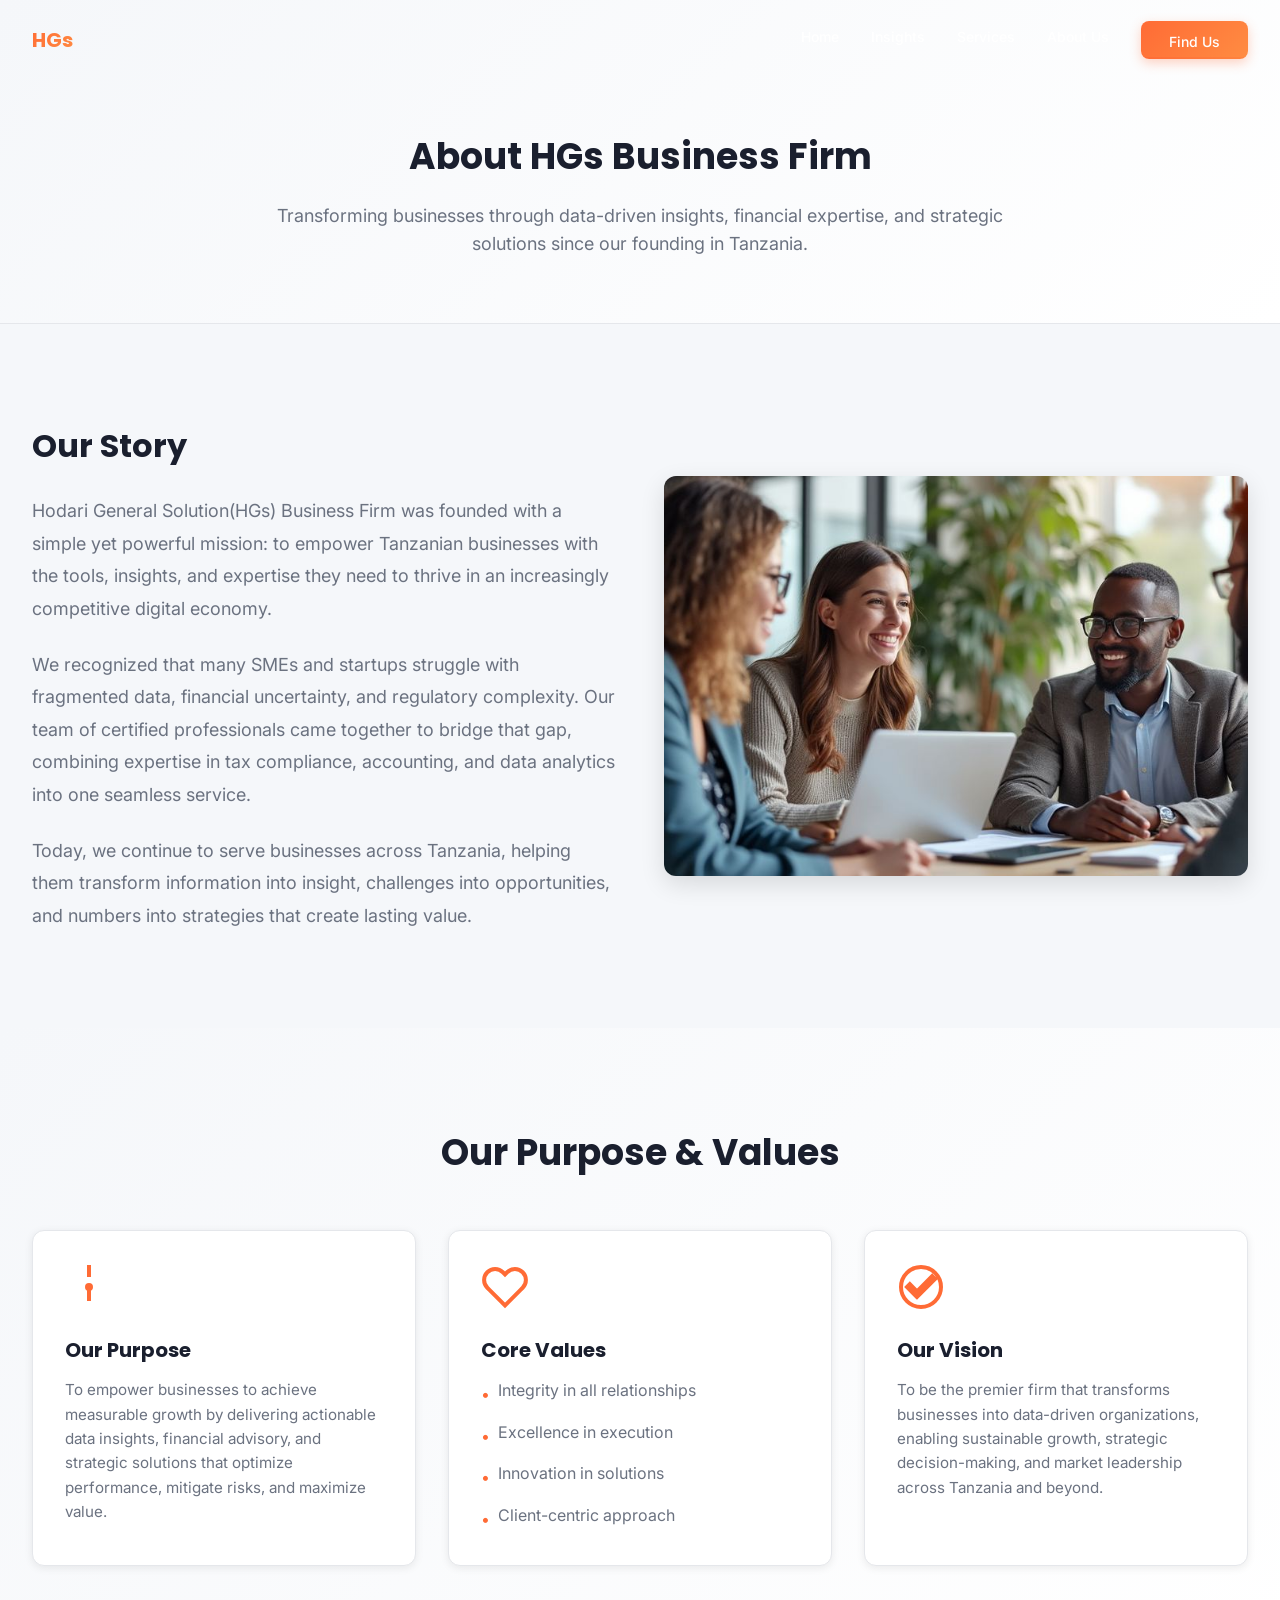
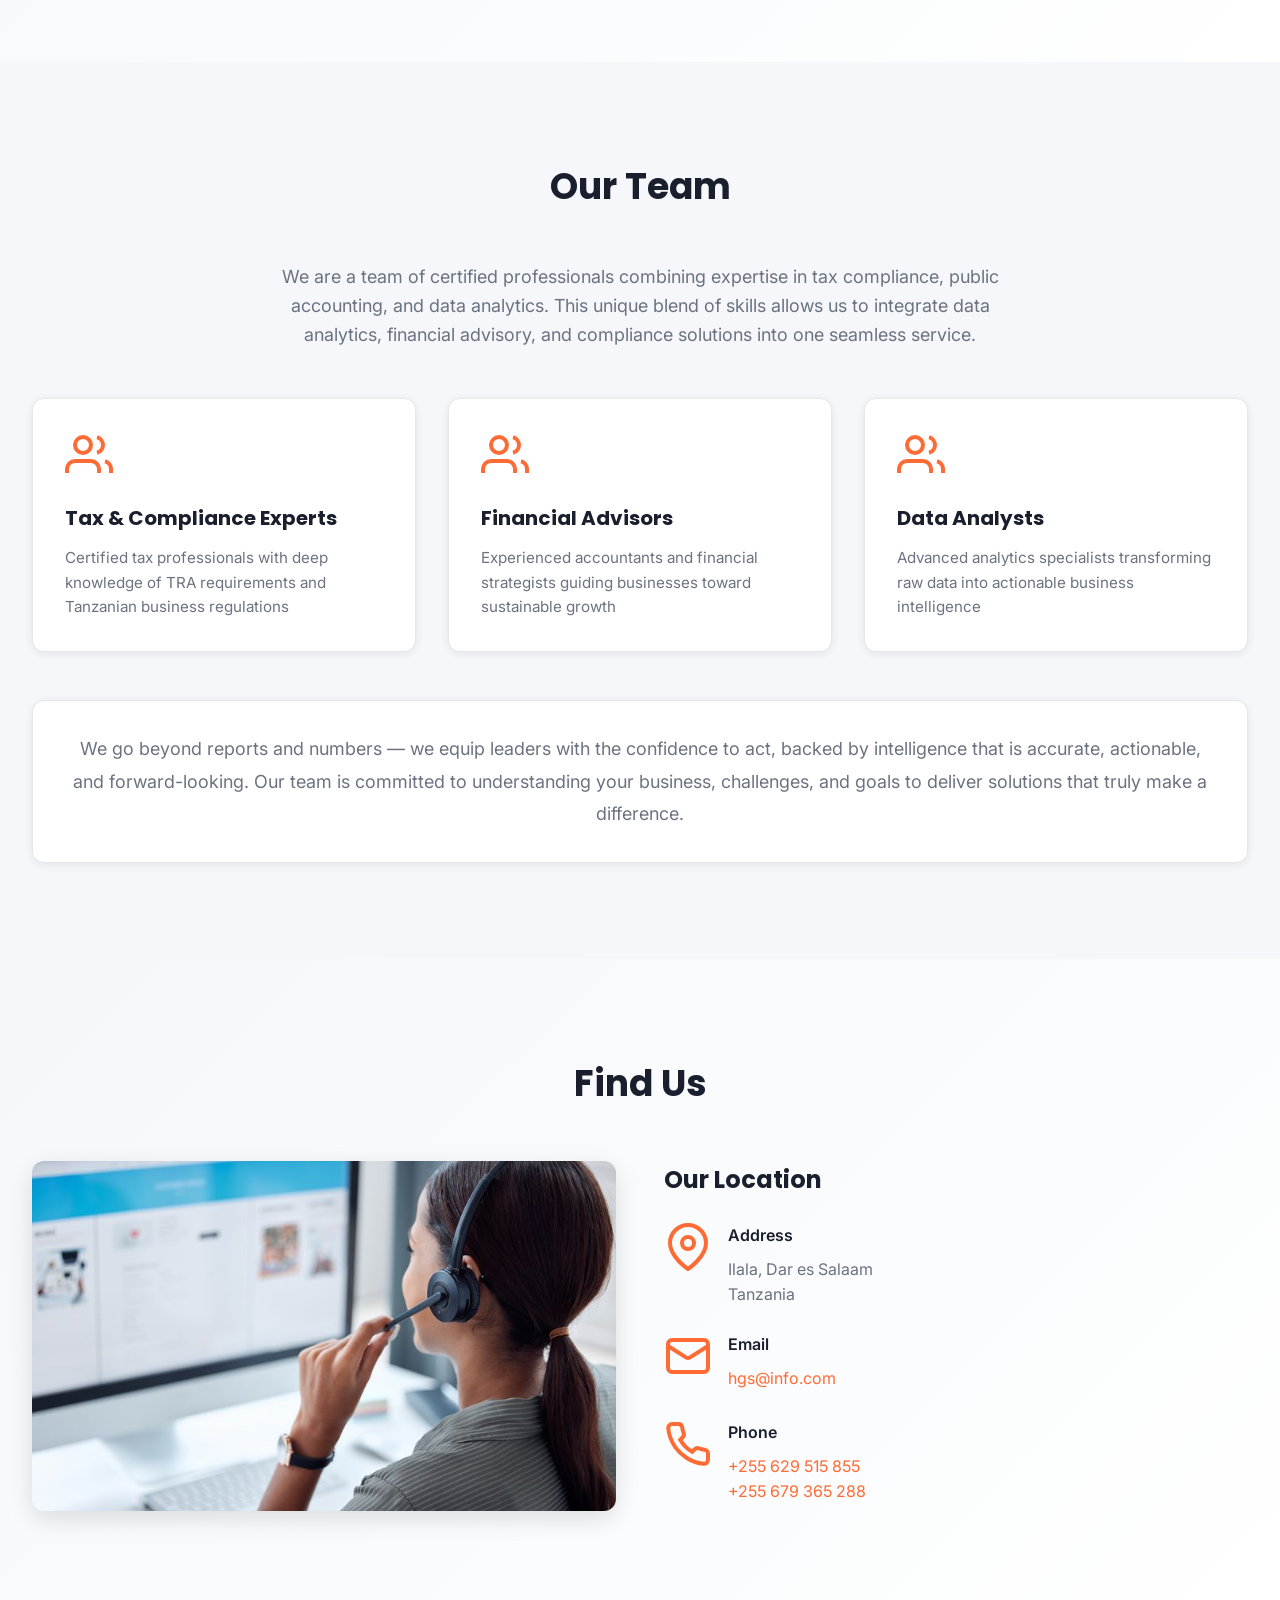
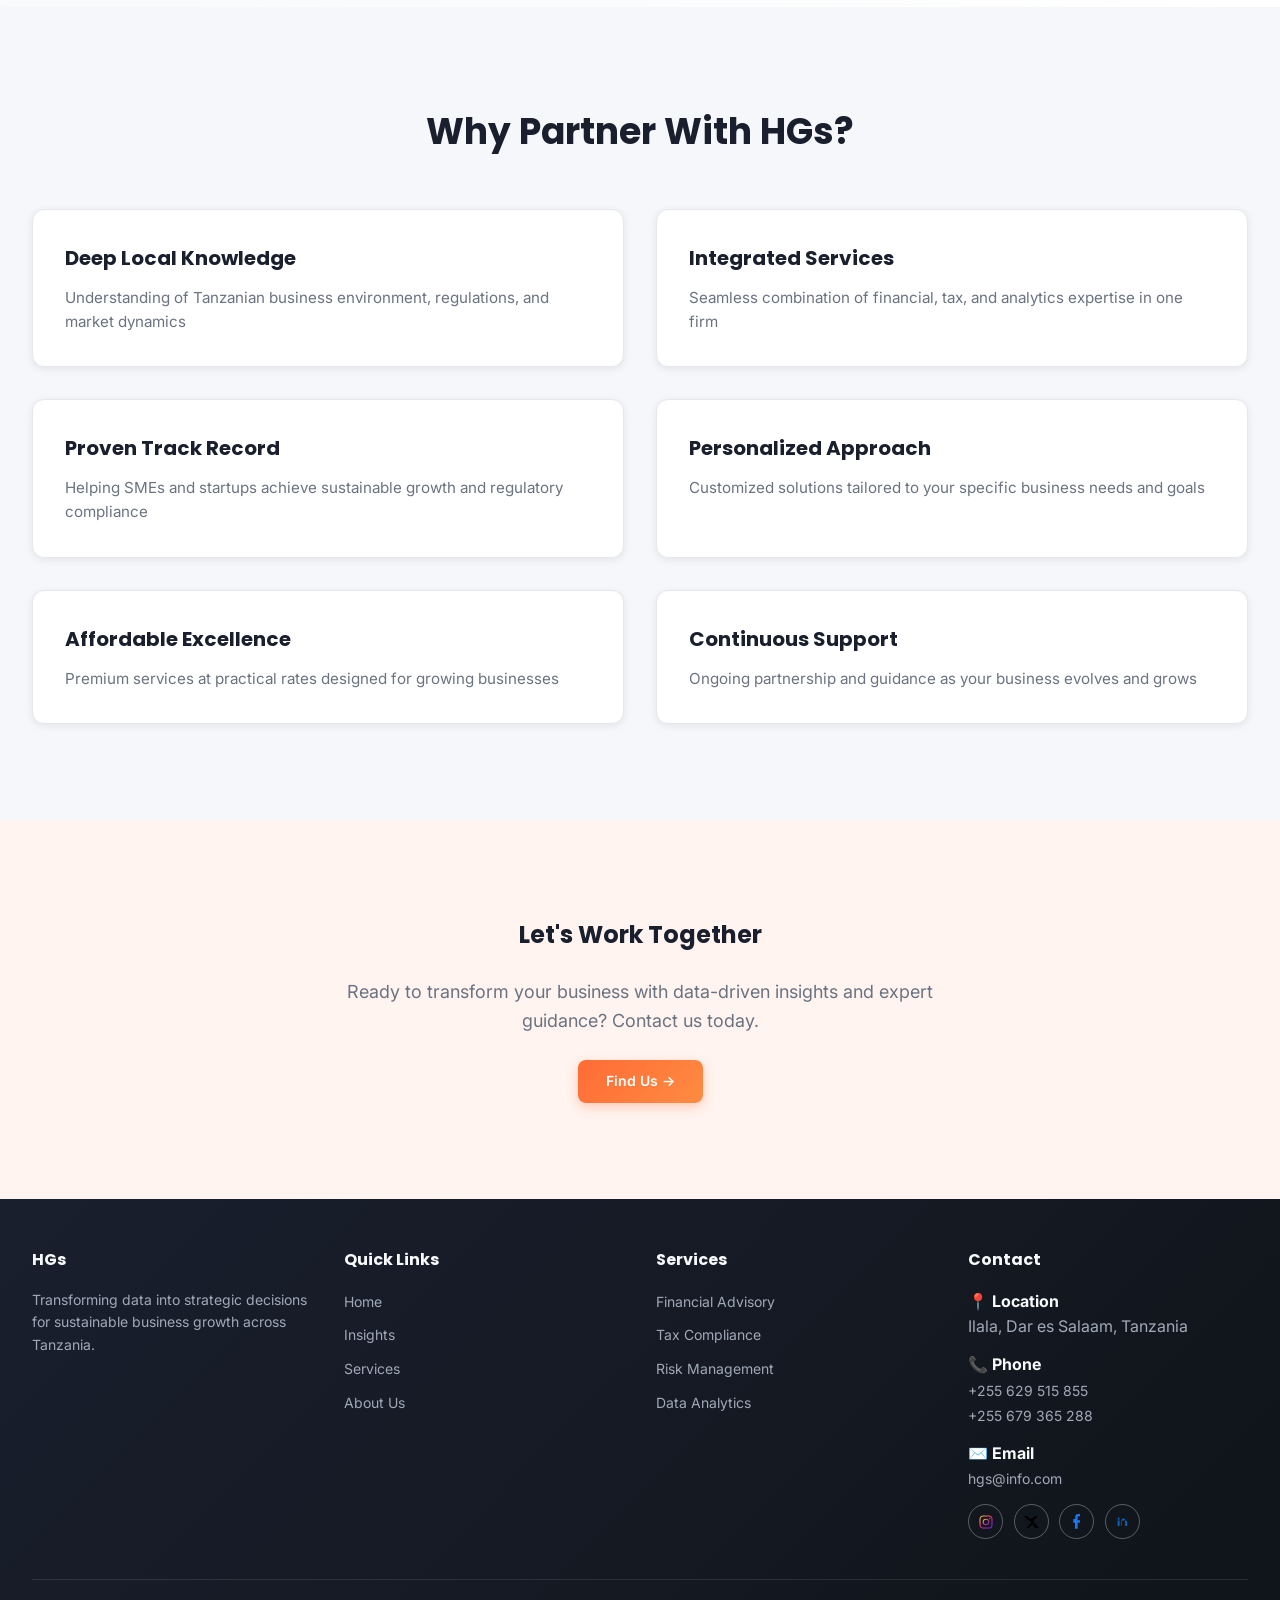
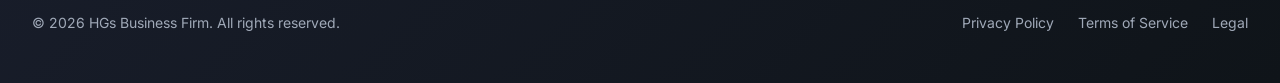
<file: about.html>
<!DOCTYPE html>
<html lang="en">
<head>
  <meta charset="UTF-8">
  <meta name="viewport" content="width=device-width, initial-scale=1.0">
  <title>About Us - HGs Business Firm</title>
  <link rel="stylesheet" href="css/style.css">
</head>
<body>
  <!-- ========== HEADER ========== -->
  <header>
    <nav class="container">
      <a href="index.html" class="logo">
        <span class="logo-text">HGs</span>
      </a>
      
      <div class="nav-links">
        <a href="index.html">Home</a>
        <a href="insights.html">Insights</a>
        <a href="services.html">Services</a>
        <a href="about.html">About Us</a>
        <a href="about.html#find-us" class="cta-button">Find Us</a>
      </div>
      
      <button class="menu-toggle" aria-label="Toggle menu">
        <svg width="24" height="24" viewBox="0 0 24 24" fill="none" stroke="currentColor" stroke-width="2">
          <line x1="3" y1="6" x2="21" y2="6"></line>
          <line x1="3" y1="12" x2="21" y2="12"></line>
          <line x1="3" y1="18" x2="21" y2="18"></line>
        </svg>
      </button>
      
      <div class="mobile-menu">
        <a href="index.html">Home</a>
        <a href="insights.html">Insights</a>
        <a href="services.html">Services</a>
        <a href="about.html">About Us</a>
        <a href="about.html#find-us" class="cta-button">Find Us</a>
      </div>
    </nav>
  </header>

  <!-- ========== PAGE HEADER ========== -->
  <section class="bg-gradient" style="padding-top: 8rem; padding-bottom: 4rem; border-bottom: 1px solid var(--border-color);">
    <div class="container" style="text-align: center;">
      <h1 style="font-size: 2.25rem; margin-bottom: 1rem;">About HGs Business Firm</h1>
      <p class="text-muted" style="max-width: 48rem; margin: 0 auto; font-size: 1.125rem;">
        Transforming businesses through data-driven insights, financial expertise, and strategic solutions since our founding in Tanzania.
      </p>
    </div>
  </section>

  <!-- ========== OUR STORY ========== -->
  <section class="bg-dark">
    <div class="container">
      <div class="grid grid-2" style="gap: 3rem; align-items: center;">
        <div>
          <h2 style="font-size: 2rem; margin-bottom: 1.5rem;">Our Story</h2>
          <p class="text-muted" style="font-size: 1.125rem; line-height: 1.8; margin-bottom: 1.5rem;">
            Hodari General Solution(HGs) Business Firm was founded with a simple yet powerful mission: to empower Tanzanian businesses with the tools, insights, and expertise they need to thrive in an increasingly competitive digital economy.
          </p>
          <p class="text-muted" style="font-size: 1.125rem; line-height: 1.8; margin-bottom: 1.5rem;">
            We recognized that many SMEs and startups struggle with fragmented data, financial uncertainty, and regulatory complexity. Our team of certified professionals came together to bridge that gap, combining expertise in tax compliance, accounting, and data analytics into one seamless service.
          </p>
          <p class="text-muted" style="font-size: 1.125rem; line-height: 1.8;">
            Today, we continue to serve businesses across Tanzania, helping them transform information into insight, challenges into opportunities, and numbers into strategies that create lasting value.
          </p>
        </div>
        
        <div class="image-section" style="height: 400px;">
          <img src="images/St.jpg"  alt="Our Story">
        </div>
      </div>
    </div>
  </section>

  <!-- ========== PURPOSE & VALUES ========== -->
  <section class="bg-gradient">
    <div class="container">
      <div class="section-header">
        <h2>Our Purpose & Values</h2>
      </div>
      
      <div class="grid grid-3">
        <div class="card">
          <svg class="card-icon" viewBox="0 0 24 24" fill="none" stroke="currentColor" stroke-width="2">
            <circle cx="12" cy="12" r="1"></circle>
            <path d="M12 1v6m0 6v6"></path>
          </svg>
          <h3>Our Purpose</h3>
          <p class="text-muted">
            To empower businesses to achieve measurable growth by delivering actionable data insights, financial advisory, and strategic solutions that optimize performance, mitigate risks, and maximize value.
          </p>
        </div>
        
        <div class="card">
          <svg class="card-icon" viewBox="0 0 24 24" fill="none" stroke="currentColor" stroke-width="2">
            <path d="M20.84 4.61a5.5 5.5 0 0 0-7.78 0L12 5.67l-1.06-1.06a5.5 5.5 0 0 0-7.78 7.78l1.06 1.06L12 21.23l7.78-7.78 1.06-1.06a5.5 5.5 0 0 0 0-7.78z"></path>
          </svg>
          <h3>Core Values</h3>
          <ul style="list-style: none; display: flex; flex-direction: column; gap: 0.75rem;">
            <li style="display: flex; align-items: flex-start; gap: 0.5rem;">
              <span style="color: var(--primary-orange); margin-top: 0.25rem;">•</span>
              <span class="text-muted">Integrity in all relationships</span>
            </li>
            <li style="display: flex; align-items: flex-start; gap: 0.5rem;">
              <span style="color: var(--primary-orange); margin-top: 0.25rem;">•</span>
              <span class="text-muted">Excellence in execution</span>
            </li>
            <li style="display: flex; align-items: flex-start; gap: 0.5rem;">
              <span style="color: var(--primary-orange); margin-top: 0.25rem;">•</span>
              <span class="text-muted">Innovation in solutions</span>
            </li>
            <li style="display: flex; align-items: flex-start; gap: 0.5rem;">
              <span style="color: var(--primary-orange); margin-top: 0.25rem;">•</span>
              <span class="text-muted">Client-centric approach</span>
            </li>
          </ul>
        </div>
        
        <div class="card">
          <svg class="card-icon" viewBox="0 0 24 24" fill="none" stroke="currentColor" stroke-width="2">
            <path d="M12 2C6.48 2 2 6.48 2 12s4.48 10 10 10 10-4.48 10-10S17.52 2 12 2m-2 15l-5-5 1.41-1.41L10 14.17l7.59-7.59L19 8l-9 9z"></path>
          </svg>
          <h3>Our Vision</h3>
          <p class="text-muted">
            To be the premier firm that transforms businesses into data-driven organizations, enabling sustainable growth, strategic decision-making, and market leadership across Tanzania and beyond.
          </p>
        </div>
      </div>
    </div>
  </section>

  <!-- ========== OUR TEAM ========== -->
  <section class="bg-dark">
    <div class="container">
      <div class="section-header">
        <h2>Our Team</h2>
      </div>
      
      <p class="text-muted" style="text-align: center; font-size: 1.125rem; max-width: 48rem; margin: 0 auto 3rem;">
        We are a team of certified professionals combining expertise in tax compliance, public accounting, and data analytics. This unique blend of skills allows us to integrate data analytics, financial advisory, and compliance solutions into one seamless service.
      </p>
      
      <div class="grid grid-3">
        <div class="card">
          <svg class="card-icon" viewBox="0 0 24 24" fill="none" stroke="currentColor" stroke-width="2">
            <path d="M17 21v-2a4 4 0 0 0-4-4H5a4 4 0 0 0-4 4v2"></path>
            <circle cx="9" cy="7" r="4"></circle>
            <path d="M23 21v-2a4 4 0 0 0-3-3.87"></path>
            <path d="M16 3.13a4 4 0 0 1 0 7.75"></path>
          </svg>
          <h3>Tax & Compliance Experts</h3>
          <p class="text-muted">Certified tax professionals with deep knowledge of TRA requirements and Tanzanian business regulations</p>
        </div>
        
        <div class="card">
          <svg class="card-icon" viewBox="0 0 24 24" fill="none" stroke="currentColor" stroke-width="2">
            <path d="M17 21v-2a4 4 0 0 0-4-4H5a4 4 0 0 0-4 4v2"></path>
            <circle cx="9" cy="7" r="4"></circle>
            <path d="M23 21v-2a4 4 0 0 0-3-3.87"></path>
            <path d="M16 3.13a4 4 0 0 1 0 7.75"></path>
          </svg>
          <h3>Financial Advisors</h3>
          <p class="text-muted">Experienced accountants and financial strategists guiding businesses toward sustainable growth</p>
        </div>
        
        <div class="card">
          <svg class="card-icon" viewBox="0 0 24 24" fill="none" stroke="currentColor" stroke-width="2">
            <path d="M17 21v-2a4 4 0 0 0-4-4H5a4 4 0 0 0-4 4v2"></path>
            <circle cx="9" cy="7" r="4"></circle>
            <path d="M23 21v-2a4 4 0 0 0-3-3.87"></path>
            <path d="M16 3.13a4 4 0 0 1 0 7.75"></path>
          </svg>
          <h3>Data Analysts</h3>
          <p class="text-muted">Advanced analytics specialists transforming raw data into actionable business intelligence</p>
        </div>
      </div>
      
      <div class="card" style="margin-top: 3rem; text-align: center;">
        <p class="text-muted" style="font-size: 1.125rem; line-height: 1.8;">
          We go beyond reports and numbers — we equip leaders with the confidence to act, backed by intelligence that is accurate, actionable, and forward-looking. Our team is committed to understanding your business, challenges, and goals to deliver solutions that truly make a difference.
        </p>
      </div>
    </div>
  </section>

  <!-- ========== LOCATION & CONTACT ========== -->
  <section id="find-us" class="bg-gradient">
    <div class="container">
      <div class="section-header">
        <h2>Find Us</h2>
      </div>
      
      <div class="grid grid-2" style="gap: 3rem;">
        <div class="image-section" style="height: 350px;">
          <img src="images/cal.jpg"  alt="Location">
        </div>
        <div>
          <h3 style="font-size: 1.5rem; margin-bottom: 1.5rem;">Our Location</h3>
          <div style="display: flex; flex-direction: column; gap: 1.5rem;">
            <div style="display: flex; align-items: flex-start; gap: 1rem;">
              <svg class="card-icon" viewBox="0 0 24 24" fill="none" stroke="currentColor" stroke-width="2">
                <path d="M21 10c0 7-9 13-9 13s-9-6-9-13a9 9 0 0 1 18 0z"></path>
                <circle cx="12" cy="10" r="3"></circle>
              </svg>
              <div>
                <p style="font-weight: 600; color: var(--text-dark); margin-bottom: 0.5rem;">Address</p>
                <p class="text-muted">
                  Ilala, Dar es Salaam<br>
                  Tanzania
                </p>
              </div>
            </div>
            
            <div style="display: flex; align-items: flex-start; gap: 1rem;">
              <svg class="card-icon" viewBox="0 0 24 24" fill="none" stroke="currentColor" stroke-width="2">
                <rect x="2" y="4" width="20" height="16" rx="2"></rect>
                <path d="m22 7-8.97 5.7a1.94 1.94 0 0 1-2.06 0L2 7"></path>
              </svg>
              <div>
                <p style="font-weight: 600; color: var(--text-dark); margin-bottom: 0.5rem;">Email</p>
                <a href="mailto:hgs@info.com" style="color: var(--primary-orange); text-decoration: none;">
                  hgs@info.com
                </a>
              </div>
            </div>
            
            <div style="display: flex; align-items: flex-start; gap: 1rem;">
              <svg class="card-icon" viewBox="0 0 24 24" fill="none" stroke="currentColor" stroke-width="2">
                <path d="M22 16.92v3a2 2 0 0 1-2.18 2 19.79 19.79 0 0 1-8.63-3.07 19.5 19.5 0 0 1-6-6 19.79 19.79 0 0 1-3.07-8.67A2 2 0 0 1 4.11 2h3a2 2 0 0 1 2 1.72 12.84 12.84 0 0 0 .7 2.81 2 2 0 0 1-.45 2.11L8.09 9.91a16 16 0 0 0 6 6l1.27-1.27a2 2 0 0 1 2.11-.45 12.84 12.84 0 0 0 2.81.7A2 2 0 0 1 22 16.92z"></path>
              </svg>
              <div>
                <p style="font-weight: 600; color: var(--text-dark); margin-bottom: 0.5rem;">Phone</p>
                <p class="text-muted"><a href="tel:+255629515855" style="color: var(--primary-orange); text-decoration: none;">+255 629 515 855</a><br><a href="tel:+255679365288" style="color: var(--primary-orange); text-decoration: none;">+255 679 365 288</a></p>
              </div>
            </div>
          </div>
        </div>
      </div>
    </div>
  </section>

  <!-- ========== WHY PARTNER ========== -->
  <section class="bg-dark">
    <div class="container">
      <div class="section-header">
        <h2>Why Partner With HGs?</h2>
      </div>
      
      <div class="grid grid-2" style="gap: 2rem;">
        <div class="card">
          <h3>Deep Local Knowledge</h3>
          <p class="text-muted">Understanding of Tanzanian business environment, regulations, and market dynamics</p>
        </div>
        <div class="card">
          <h3>Integrated Services</h3>
          <p class="text-muted">Seamless combination of financial, tax, and analytics expertise in one firm</p>
        </div>
        <div class="card">
          <h3>Proven Track Record</h3>
          <p class="text-muted">Helping SMEs and startups achieve sustainable growth and regulatory compliance</p>
        </div>
        <div class="card">
          <h3>Personalized Approach</h3>
          <p class="text-muted">Customized solutions tailored to your specific business needs and goals</p>
        </div>
        <div class="card">
          <h3>Affordable Excellence</h3>
          <p class="text-muted">Premium services at practical rates designed for growing businesses</p>
        </div>
        <div class="card">
          <h3>Continuous Support</h3>
          <p class="text-muted">Ongoing partnership and guidance as your business evolves and grows</p>
        </div>
      </div>
    </div>
  </section>

  <!-- ========== CTA SECTION ========== -->
  <section class="bg-orange-light">
    <div class="container" style="text-align: center;">
      <h2>Let's Work Together</h2>
      <p class="text-muted" style="margin: 1.5rem auto; max-width: 42rem; font-size: 1.125rem;">
        Ready to transform your business with data-driven insights and expert guidance? Contact us today.
      </p>
      <a href="about.html#find-us" class="cta-button">Find Us →</a>
    </div>
  </section>

  <!-- ========== FOOTER ========== -->
  <footer>
    <div class="container">
      <div class="footer-content">
        <div class="footer-section">
          <h4>HGs</h4>
          <p style="font-size: 0.875rem; color: #a0a9b8;">
            Transforming data into strategic decisions for sustainable business growth across Tanzania.
          </p>
        </div>
        
        <div class="footer-section">
          <h4>Quick Links</h4>
          <ul>
            <li><a href="index.html">Home</a></li>
            <li><a href="insights.html">Insights</a></li>
            <li><a href="services.html">Services</a></li>
            <li><a href="about.html">About Us</a></li>
          </ul>
        </div>
        
        <div class="footer-section">
          <h4>Services</h4>
          <ul>
            <li><a href="services.html">Financial Advisory</a></li>
            <li><a href="services.html">Tax Compliance</a></li>
            <li><a href="services.html">Risk Management</a></li>
            <li><a href="services.html">Data Analytics</a></li>
          </ul>
        </div>
        
        <div class="footer-section">
          <h4>Contact</h4>
          <ul>
            <li style="margin-bottom: 0.75rem;">
              <strong style="color: #f8f9fa;">📍 Location</strong><br>
              <span style="color: #a0a9b8;">Ilala, Dar es Salaam, Tanzania</span>
            </li>
            <li style="margin-bottom: 0.75rem;">
              <strong style="color: #f8f9fa;">📞 Phone</strong><br>
              <a href="tel:+255629515855" style="color: #a0a9b8;">+255 629 515 855</a><br>
              <a href="tel:+255679365288" style="color: #a0a9b8;">+255 679 365 288</a>
            </li>
            <li style="margin-bottom: 0.75rem;">
              <strong style="color: #f8f9fa;">✉️ Email</strong><br>
              <a href="mailto:hgs@info.com" style="color: #a0a9b8;">hgs@info.com</a>
            </li>
            <li>
              <div class="social-links" aria-label="Social media links">
                <a href="https://www.instagram.com" target="_blank" rel="noopener noreferrer" class="social-link" aria-label="Instagram">
                  <svg viewBox="0 0 24 24" aria-hidden="true">
                    <defs>
                      <linearGradient id="instagram-gradient" x1="0%" y1="0%" x2="100%" y2="100%">
                        <stop offset="0%" stop-color="#f9ce34"></stop>
                        <stop offset="50%" stop-color="#ee2a7b"></stop>
                        <stop offset="100%" stop-color="#6228d7"></stop>
                      </linearGradient>
                    </defs>
                    <rect x="3" y="3" width="18" height="18" rx="5" fill="none" stroke="url(#instagram-gradient)" stroke-width="1.6"></rect>
                    <circle cx="12" cy="12" r="4.2" fill="none" stroke="url(#instagram-gradient)" stroke-width="1.6"></circle>
                    <circle cx="17.4" cy="6.6" r="1.1" fill="#ee2a7b"></circle>
                  </svg>
                </a>
                <a href="https://twitter.com" target="_blank" rel="noopener noreferrer" class="social-link" aria-label="Twitter">
                  <svg viewBox="0 0 24 24" aria-hidden="true"><path d="M18.9 3H22l-6.8 7.8L23.5 21h-5.4l-4.2-5.5L8.6 21H5.5l7.2-8.2L1 3h5.5l3.8 5L18.9 3Z" fill="#000000"></path></svg>
                </a>
                <a href="https://facebook.com" target="_blank" rel="noopener noreferrer" class="social-link" aria-label="Facebook">
                  <svg viewBox="0 0 24 24" aria-hidden="true"><path d="M13 22V13h3.2l.5-3.6H13V4.9c0-1 .3-1.7 1.7-1.7h1.8V.1c-.3 0-1.4-.1-2.7-.1-2.7 0-4.5 1.6-4.5 4.7v2.7H6.4V13H9v9h4Z" fill="#1877F2"></path></svg>
                </a>
                <a href="https://www.linkedin.com" target="_blank" rel="noopener noreferrer" class="social-link" aria-label="LinkedIn">
                  <svg viewBox="0 0 24 24" aria-hidden="true"><path d="M6.94 8.5A1.56 1.56 0 1 0 6.94 5.38a1.56 1.56 0 0 0 0 3.12ZM5.5 9.8h2.88V18H5.5zM10.6 9.8h2.76v1.12h.04c.38-.72 1.32-1.48 2.72-1.48 2.91 0 3.45 1.91 3.45 4.4V18h-2.88v-7.24c0-1.72-.03-3.93-2.39-3.93-2.4 0-2.77 1.87-2.77 3.8V18H10.6z" fill="#0A66C2"></path></svg>
                </a>
              </div>
            </li>
          </ul>
        </div>
      </div>
      
      <div class="footer-divider"></div>
      
      <div class="footer-bottom">
        <p>© 2026 HGs Business Firm. All rights reserved.</p>
        <div class="footer-links">
          <a href="#">Privacy Policy</a>
          <a href="#">Terms of Service</a>
          <a href="#">Legal</a>
        </div>
      </div>
    </div>
  </footer>

  <script src="js/main.js"></script>
</body>
</html>
</file>
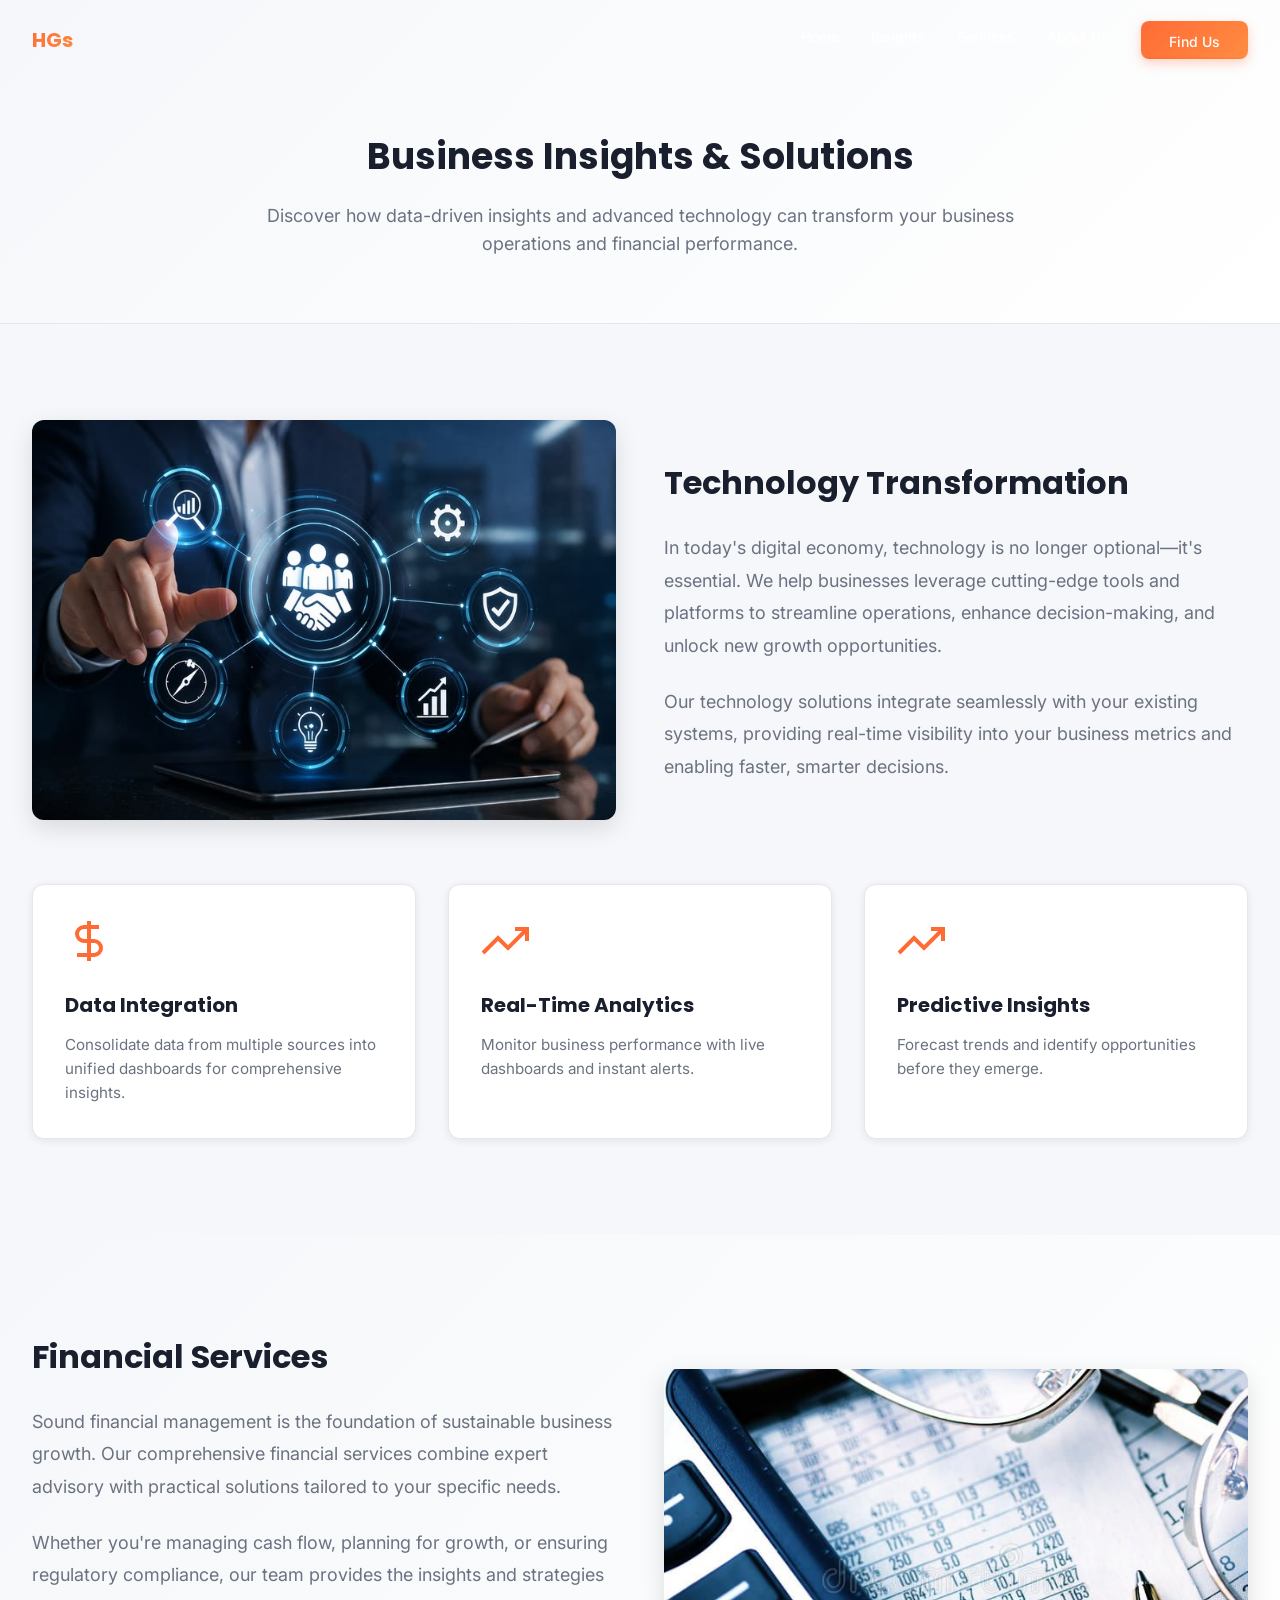
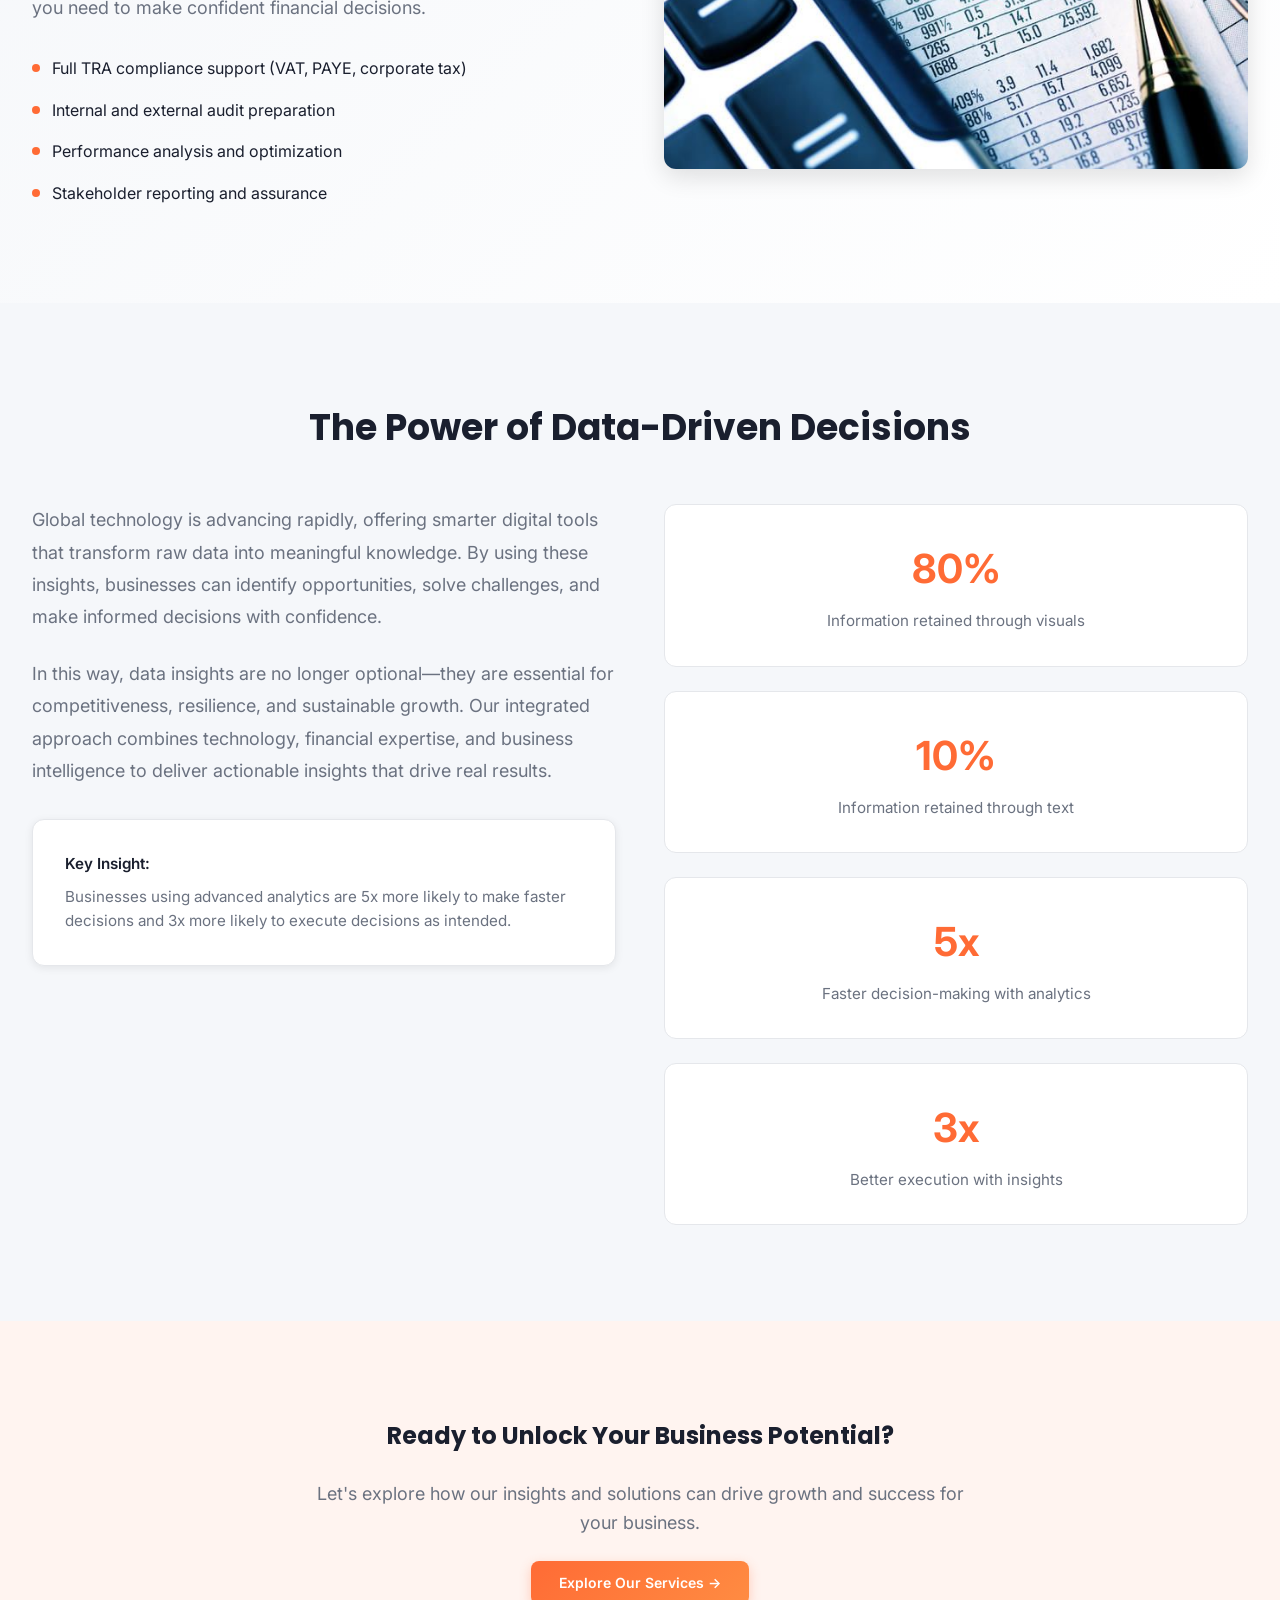
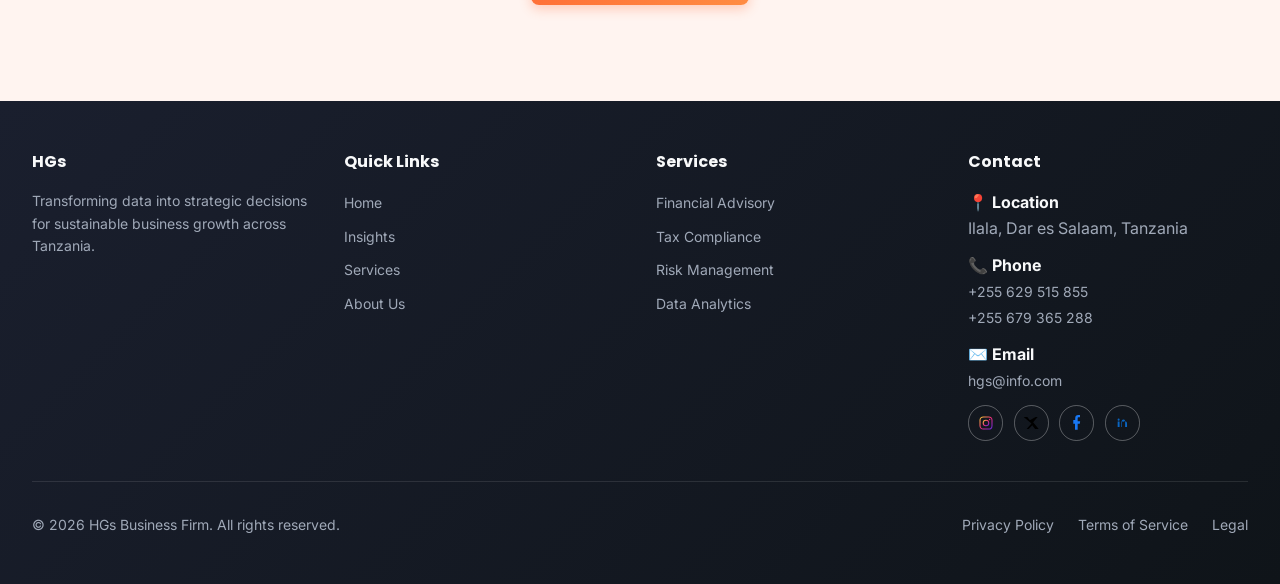
<file: insights.html>
<!DOCTYPE html>
<html lang="en">
<head>
  <meta charset="UTF-8">
  <meta name="viewport" content="width=device-width, initial-scale=1.0">
  <title>Insights - HGs Business Firm</title>
  <link rel="stylesheet" href="css/style.css">
</head>
<body>
  <!-- ========== HEADER ========== -->
  <header>
    <nav class="container">
      <a href="index.html" class="logo">
        <span class="logo-text">HGs</span>
      </a>
      
      <div class="nav-links">
        <a href="index.html">Home</a>
        <a href="insights.html">Insights</a>
        <a href="services.html">Services</a>
        <a href="about.html">About Us</a>
        <a href="about.html#find-us" class="cta-button">Find Us</a>
      </div>
      
      <button class="menu-toggle" aria-label="Toggle menu">
        <svg width="24" height="24" viewBox="0 0 24 24" fill="none" stroke="currentColor" stroke-width="2">
          <line x1="3" y1="6" x2="21" y2="6"></line>
          <line x1="3" y1="12" x2="21" y2="12"></line>
          <line x1="3" y1="18" x2="21" y2="18"></line>
        </svg>
      </button>
      
      <div class="mobile-menu">
        <a href="index.html">Home</a>
        <a href="insights.html">Insights</a>
        <a href="services.html">Services</a>
        <a href="about.html">About Us</a>
        <a href="about.html#find-us" class="cta-button">Find Us</a>
      </div>
    </nav>
  </header>

  <!-- ========== PAGE HEADER ========== -->
  <section class="bg-gradient" style="padding-top: 8rem; padding-bottom: 4rem; border-bottom: 1px solid var(--border-color);">
    <div class="container" style="text-align: center;">
      <h1 style="font-size: 2.25rem; margin-bottom: 1rem;">Business Insights & Solutions</h1>
      <p class="text-muted" style="max-width: 48rem; margin: 0 auto; font-size: 1.125rem;">
        Discover how data-driven insights and advanced technology can transform your business operations and financial performance.
      </p>
    </div>
  </section>

  <!-- ========== TECHNOLOGY TRANSFORMATION ========== -->
  <section class="bg-dark">
    <div class="container">
      <div class="grid grid-2" style="gap: 3rem; align-items: center; margin-bottom: 4rem;">
        <div class="image-section" style="height: 400px;">
          <img src="images/Tec.jpg"  alt="Technology Transformation">
        </div>
        
        <div>
          <h2 style="font-size: 2rem; margin-bottom: 1.5rem;">Technology Transformation</h2>
          <p class="text-muted" style="font-size: 1.125rem; line-height: 1.8; margin-bottom: 1.5rem;">
            In today's digital economy, technology is no longer optional—it's essential. We help businesses leverage cutting-edge tools and platforms to streamline operations, enhance decision-making, and unlock new growth opportunities.
          </p>
          <p class="text-muted" style="font-size: 1.125rem; line-height: 1.8;">
            Our technology solutions integrate seamlessly with your existing systems, providing real-time visibility into your business metrics and enabling faster, smarter decisions.
          </p>
        </div>
      </div>

      <!-- Technology Benefits -->
      <div class="grid grid-3">
        <div class="card">
          <svg class="card-icon" viewBox="0 0 24 24" fill="none" stroke="currentColor" stroke-width="2">
            <line x1="12" y1="2" x2="12" y2="22"></line>
            <path d="M17 5H9.5a3.5 3.5 0 0 0 0 7h5a3.5 3.5 0 0 1 0 7H6"></path>
          </svg>
          <h3>Data Integration</h3>
          <p class="text-muted">Consolidate data from multiple sources into unified dashboards for comprehensive insights.</p>
        </div>
        <div class="card">
          <svg class="card-icon" viewBox="0 0 24 24" fill="none" stroke="currentColor" stroke-width="2">
            <polyline points="23 6 13.5 15.5 8.5 10.5 1 18"></polyline>
            <polyline points="17 6 23 6 23 12"></polyline>
          </svg>
          <h3>Real-Time Analytics</h3>
          <p class="text-muted">Monitor business performance with live dashboards and instant alerts.</p>
        </div>
        <div class="card">
          <svg class="card-icon" viewBox="0 0 24 24" fill="none" stroke="currentColor" stroke-width="2">
            <polyline points="23 6 13.5 15.5 8.5 10.5 1 18"></polyline>
            <polyline points="17 6 23 6 23 12"></polyline>
          </svg>
          <h3>Predictive Insights</h3>
          <p class="text-muted">Forecast trends and identify opportunities before they emerge.</p>
        </div>
      </div>
    </div>
  </section>

  <!-- ========== FINANCIAL SERVICES ========== -->
  <section class="bg-gradient">
    <div class="container">
      <div class="grid grid-2" style="gap: 3rem; align-items: center;">
        <div>
          <h2 style="font-size: 2rem; margin-bottom: 1.5rem;">Financial Services</h2>
          <p class="text-muted" style="font-size: 1.125rem; line-height: 1.8; margin-bottom: 1.5rem;">
            Sound financial management is the foundation of sustainable business growth. Our comprehensive financial services combine expert advisory with practical solutions tailored to your specific needs.
          </p>
          <p class="text-muted" style="font-size: 1.125rem; line-height: 1.8; margin-bottom: 2rem;">
            Whether you're managing cash flow, planning for growth, or ensuring regulatory compliance, our team provides the insights and strategies you need to make confident financial decisions.
          </p>
          
          <div style="display: flex; flex-direction: column; gap: 1rem;">
            <div style="display: flex; align-items: flex-start; gap: 0.75rem;">
              <div style="width: 0.5rem; height: 0.5rem; background-color: var(--primary-orange); border-radius: 50%; margin-top: 0.5rem; flex-shrink: 0;"></div>
              <span class="text-dark">Full TRA compliance support (VAT, PAYE, corporate tax)</span>
            </div>
            <div style="display: flex; align-items: flex-start; gap: 0.75rem;">
              <div style="width: 0.5rem; height: 0.5rem; background-color: var(--primary-orange); border-radius: 50%; margin-top: 0.5rem; flex-shrink: 0;"></div>
              <span class="text-dark">Internal and external audit preparation</span>
            </div>
            <div style="display: flex; align-items: flex-start; gap: 0.75rem;">
              <div style="width: 0.5rem; height: 0.5rem; background-color: var(--primary-orange); border-radius: 50%; margin-top: 0.5rem; flex-shrink: 0;"></div>
              <span class="text-dark">Performance analysis and optimization</span>
            </div>
            <div style="display: flex; align-items: flex-start; gap: 0.75rem;">
              <div style="width: 0.5rem; height: 0.5rem; background-color: var(--primary-orange); border-radius: 50%; margin-top: 0.5rem; flex-shrink: 0;"></div>
              <span class="text-dark">Stakeholder reporting and assurance</span>
            </div>
          </div>
        </div>
        
        <div class="image-section" style="height: 400px;">
          <img src="images/F.jpg"  alt="Financial Services">
        </div>
      </div>
    </div>
  </section>

  <!-- ========== DATA-DRIVEN DECISIONS ========== -->
  <section class="bg-dark">
    <div class="container">
      <div class="section-header">
        <h2>The Power of Data-Driven Decisions</h2>
      </div>
      
      <div class="grid grid-2" style="gap: 3rem; align-items: flex-start;">
        <div>
          <p class="text-muted" style="font-size: 1.125rem; line-height: 1.8; margin-bottom: 1.5rem;">
            Global technology is advancing rapidly, offering smarter digital tools that transform raw data into meaningful knowledge. By using these insights, businesses can identify opportunities, solve challenges, and make informed decisions with confidence.
          </p>
          <p class="text-muted" style="font-size: 1.125rem; line-height: 1.8; margin-bottom: 2rem;">
            In this way, data insights are no longer optional—they are essential for competitiveness, resilience, and sustainable growth. Our integrated approach combines technology, financial expertise, and business intelligence to deliver actionable insights that drive real results.
          </p>
          <div class="card">
            <p style="color: var(--text-dark); font-weight: 600; margin-bottom: 0.5rem;">Key Insight:</p>
            <p class="text-muted">Businesses using advanced analytics are 5x more likely to make faster decisions and 3x more likely to execute decisions as intended.</p>
          </div>
        </div>
        
        <div style="display: flex; flex-direction: column; gap: 1.5rem;">
          <div class="stat-box">
            <p class="stat-number">80%</p>
            <p class="stat-label">Information retained through visuals</p>
          </div>
          <div class="stat-box">
            <p class="stat-number">10%</p>
            <p class="stat-label">Information retained through text</p>
          </div>
          <div class="stat-box">
            <p class="stat-number">5x</p>
            <p class="stat-label">Faster decision-making with analytics</p>
          </div>
          <div class="stat-box">
            <p class="stat-number">3x</p>
            <p class="stat-label">Better execution with insights</p>
          </div>
        </div>
      </div>
    </div>
  </section>

  <!-- ========== CTA SECTION ========== -->
  <section class="bg-orange-light">
    <div class="container" style="text-align: center;">
      <h2>Ready to Unlock Your Business Potential?</h2>
      <p class="text-muted" style="margin: 1.5rem auto; max-width: 42rem; font-size: 1.125rem;">
        Let's explore how our insights and solutions can drive growth and success for your business.
      </p>
      <a href="services.html" class="cta-button">Explore Our Services →</a>
    </div>
  </section>

  <!-- ========== FOOTER ========== -->
  <footer>
    <div class="container">
      <div class="footer-content">
        <div class="footer-section">
          <h4>HGs</h4>
          <p style="font-size: 0.875rem; color: #a0a9b8;">
            Transforming data into strategic decisions for sustainable business growth across Tanzania.
          </p>
        </div>
        
        <div class="footer-section">
          <h4>Quick Links</h4>
          <ul>
            <li><a href="index.html">Home</a></li>
            <li><a href="insights.html">Insights</a></li>
            <li><a href="services.html">Services</a></li>
            <li><a href="about.html">About Us</a></li>
          </ul>
        </div>
        
        <div class="footer-section">
          <h4>Services</h4>
          <ul>
            <li><a href="services.html">Financial Advisory</a></li>
            <li><a href="services.html">Tax Compliance</a></li>
            <li><a href="services.html">Risk Management</a></li>
            <li><a href="services.html">Data Analytics</a></li>
          </ul>
        </div>
        
        <div class="footer-section">
          <h4>Contact</h4>
          <ul>
            <li style="margin-bottom: 0.75rem;">
              <strong style="color: #f8f9fa;">📍 Location</strong><br>
              <span style="color: #a0a9b8;">Ilala, Dar es Salaam, Tanzania</span>
            </li>
            <li style="margin-bottom: 0.75rem;">
              <strong style="color: #f8f9fa;">📞 Phone</strong><br>
              <a href="tel:+255629515855" style="color: #a0a9b8;">+255 629 515 855</a><br>
              <a href="tel:+255679365288" style="color: #a0a9b8;">+255 679 365 288</a>
            </li>
            <li style="margin-bottom: 0.75rem;">
              <strong style="color: #f8f9fa;">✉️ Email</strong><br>
              <a href="mailto:hgs@info.com" style="color: #a0a9b8;">hgs@info.com</a>
            </li>
            <li>
              <div class="social-links" aria-label="Social media links">
                <a href="https://www.instagram.com" target="_blank" rel="noopener noreferrer" class="social-link" aria-label="Instagram">
                  <svg viewBox="0 0 24 24" aria-hidden="true">
                    <defs>
                      <linearGradient id="instagram-gradient" x1="0%" y1="0%" x2="100%" y2="100%">
                        <stop offset="0%" stop-color="#f9ce34"></stop>
                        <stop offset="50%" stop-color="#ee2a7b"></stop>
                        <stop offset="100%" stop-color="#6228d7"></stop>
                      </linearGradient>
                    </defs>
                    <rect x="3" y="3" width="18" height="18" rx="5" fill="none" stroke="url(#instagram-gradient)" stroke-width="1.6"></rect>
                    <circle cx="12" cy="12" r="4.2" fill="none" stroke="url(#instagram-gradient)" stroke-width="1.6"></circle>
                    <circle cx="17.4" cy="6.6" r="1.1" fill="#ee2a7b"></circle>
                  </svg>
                </a>
                <a href="https://twitter.com" target="_blank" rel="noopener noreferrer" class="social-link" aria-label="Twitter">
                  <svg viewBox="0 0 24 24" aria-hidden="true"><path d="M18.9 3H22l-6.8 7.8L23.5 21h-5.4l-4.2-5.5L8.6 21H5.5l7.2-8.2L1 3h5.5l3.8 5L18.9 3Z" fill="#000000"></path></svg>
                </a>
                <a href="https://facebook.com" target="_blank" rel="noopener noreferrer" class="social-link" aria-label="Facebook">
                  <svg viewBox="0 0 24 24" aria-hidden="true"><path d="M13 22V13h3.2l.5-3.6H13V4.9c0-1 .3-1.7 1.7-1.7h1.8V.1c-.3 0-1.4-.1-2.7-.1-2.7 0-4.5 1.6-4.5 4.7v2.7H6.4V13H9v9h4Z" fill="#1877F2"></path></svg>
                </a>
                <a href="https://www.linkedin.com" target="_blank" rel="noopener noreferrer" class="social-link" aria-label="LinkedIn">
                  <svg viewBox="0 0 24 24" aria-hidden="true"><path d="M6.94 8.5A1.56 1.56 0 1 0 6.94 5.38a1.56 1.56 0 0 0 0 3.12ZM5.5 9.8h2.88V18H5.5zM10.6 9.8h2.76v1.12h.04c.38-.72 1.32-1.48 2.72-1.48 2.91 0 3.45 1.91 3.45 4.4V18h-2.88v-7.24c0-1.72-.03-3.93-2.39-3.93-2.4 0-2.77 1.87-2.77 3.8V18H10.6z" fill="#0A66C2"></path></svg>
                </a>
              </div>
            </li>
          </ul>
        </div>
      </div>
      
      <div class="footer-divider"></div>
      
      <div class="footer-bottom">
        <p>© 2026 HGs Business Firm. All rights reserved.</p>
        <div class="footer-links">
          <a href="#">Privacy Policy</a>
          <a href="#">Terms of Service</a>
          <a href="#">Legal</a>
        </div>
      </div>
    </div>
  </footer>

  <script src="js/main.js"></script>
</body>
</html>
</file>
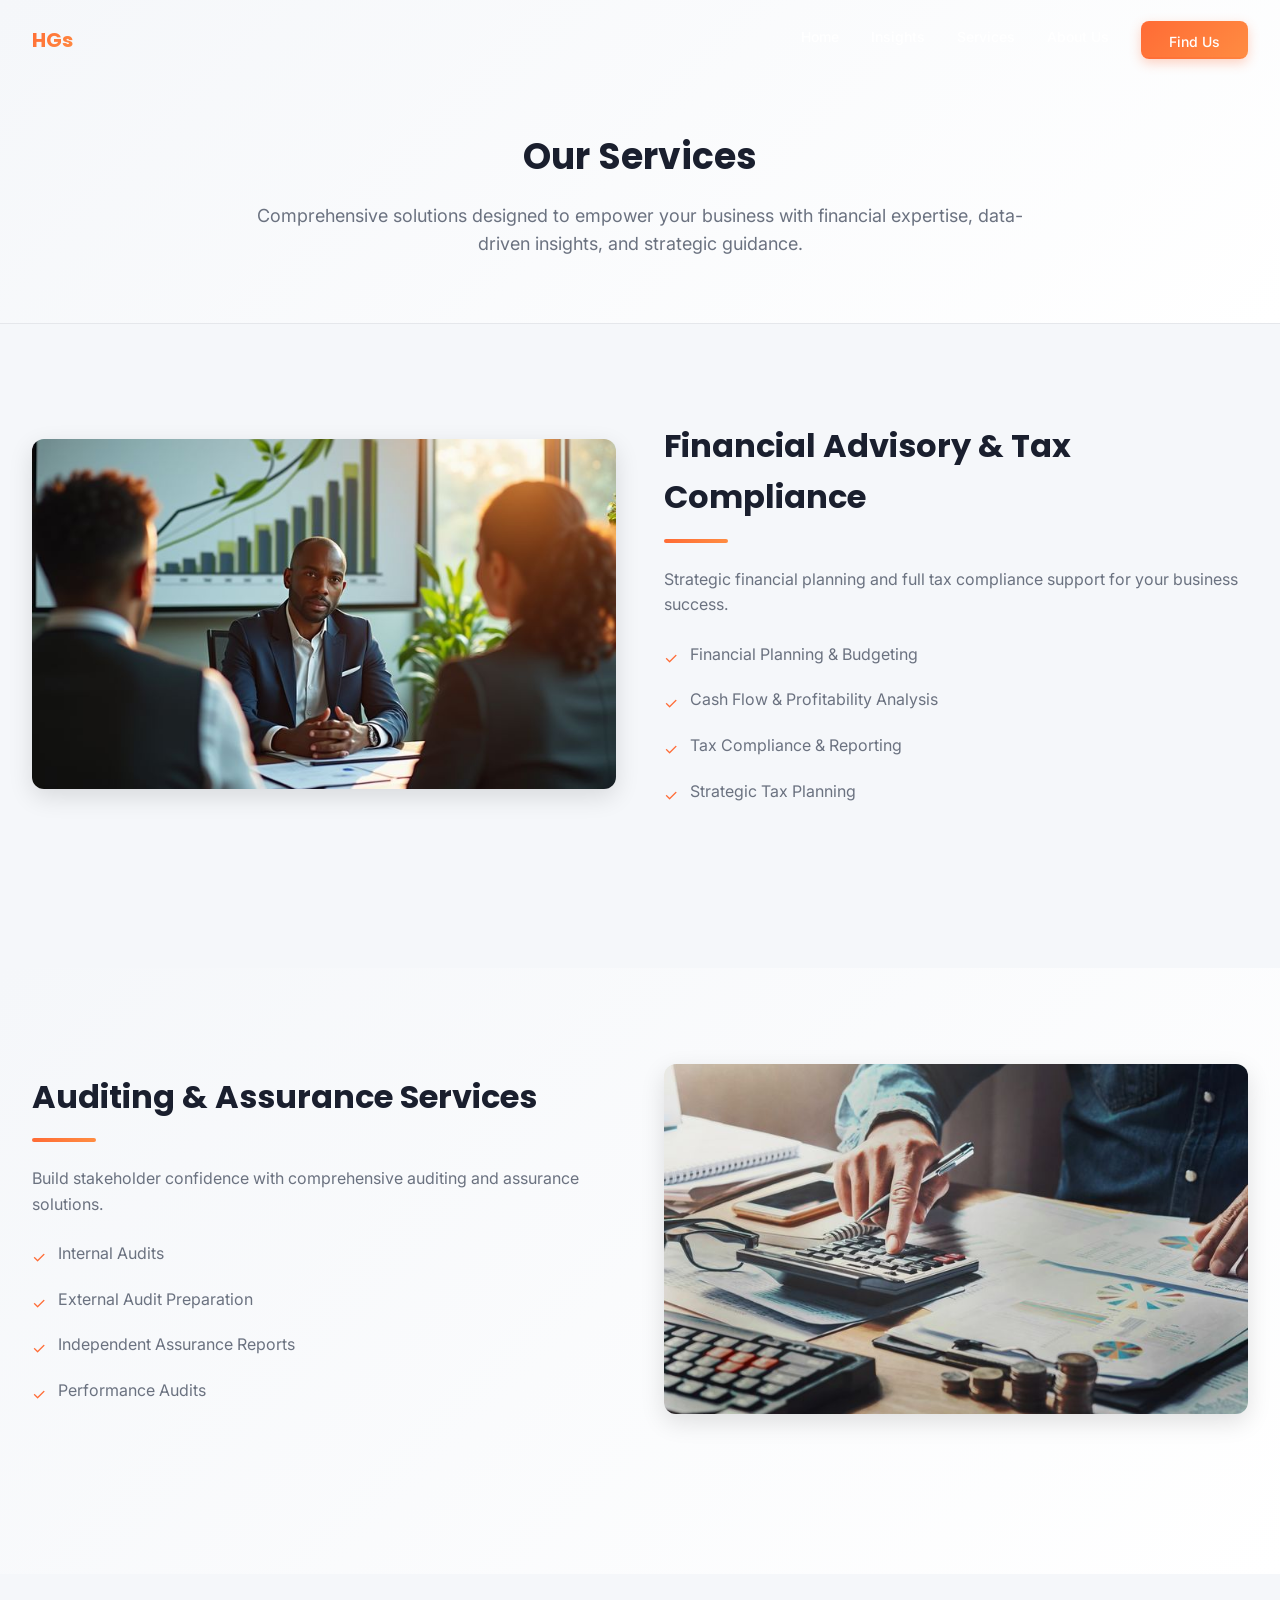
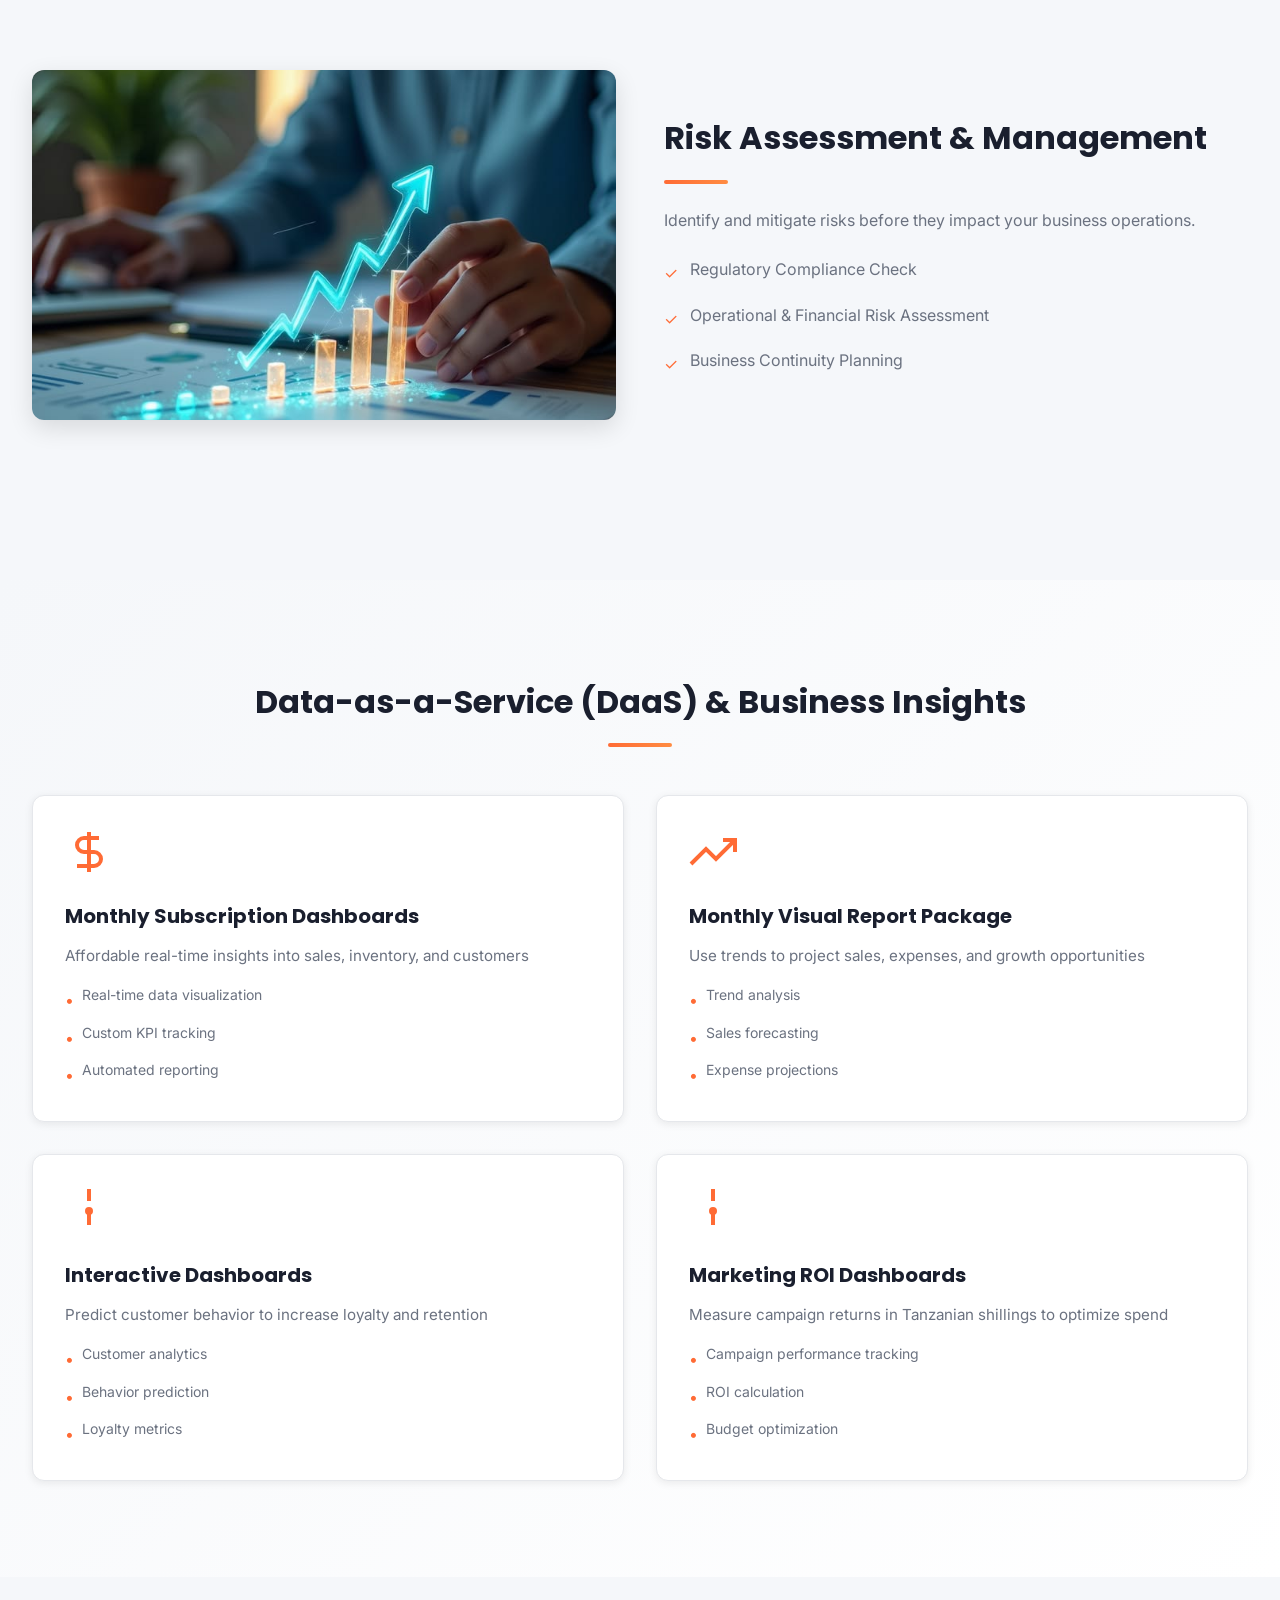
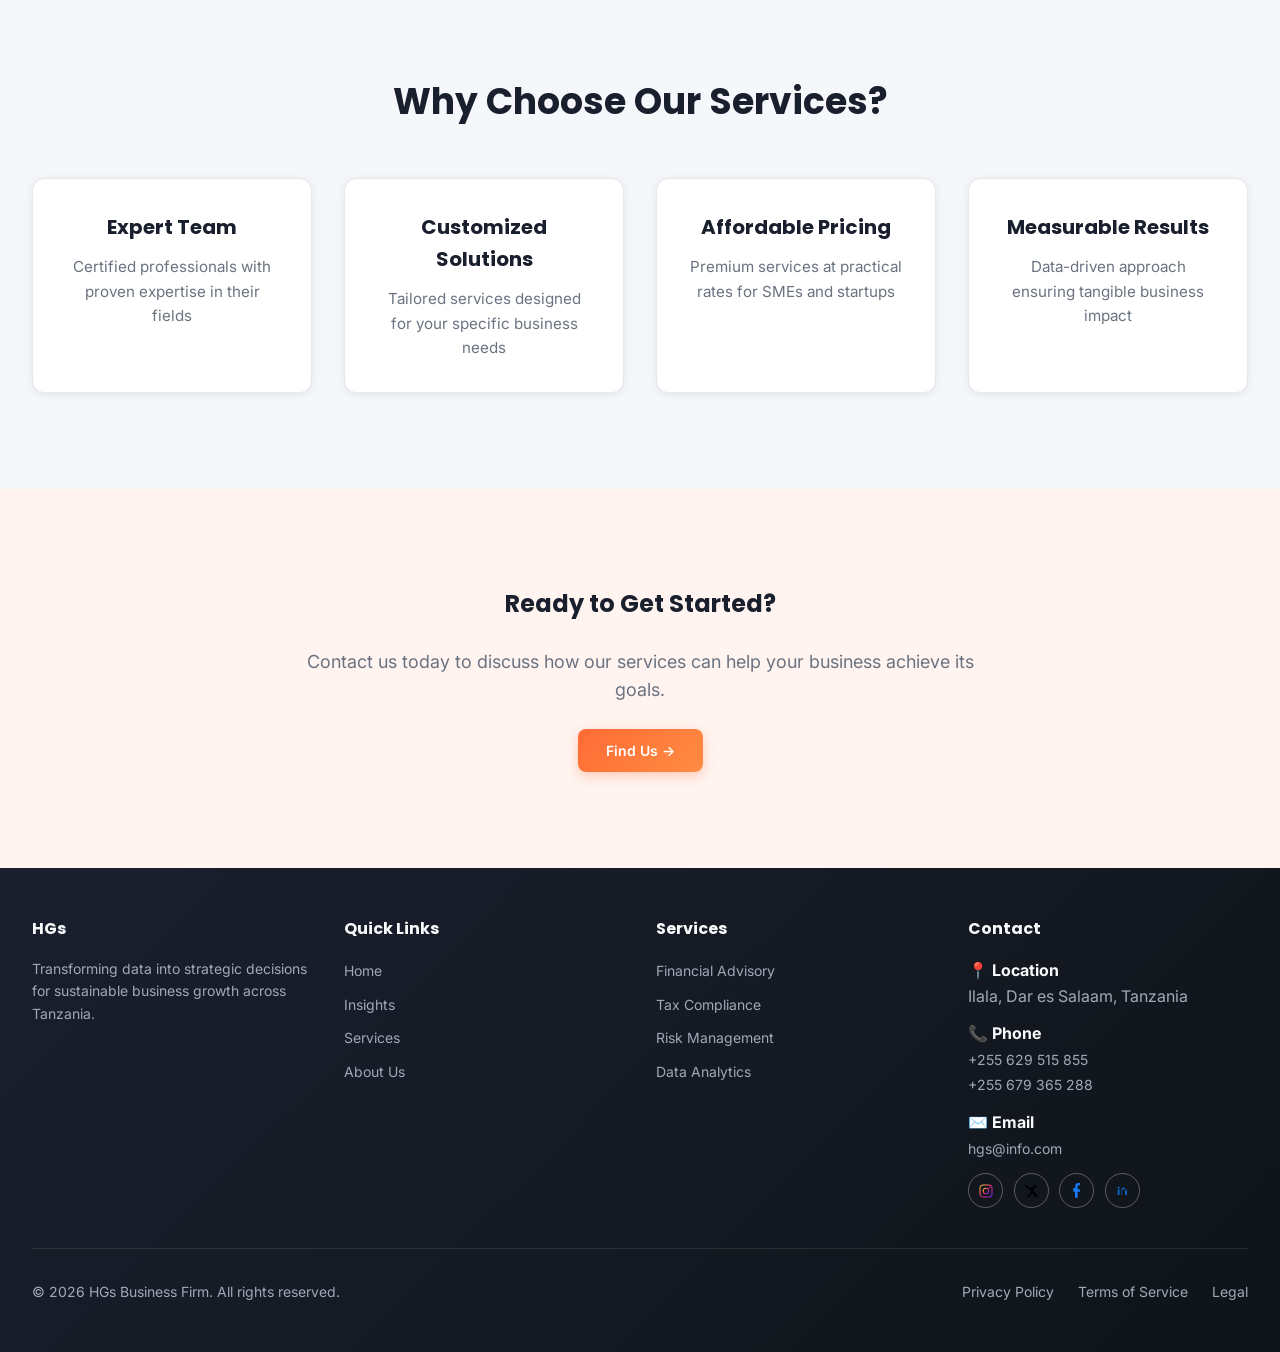
<file: services.html>
<!DOCTYPE html>
<html lang="en">
<head>
  <meta charset="UTF-8">
  <meta name="viewport" content="width=device-width, initial-scale=1.0">
  <title>Services - HGs Business Firm</title>
  <link rel="stylesheet" href="css/style.css">
</head>
<body>
  <!-- ========== HEADER ========== -->
  <header>
    <nav class="container">
      <a href="index.html" class="logo">
        <span class="logo-text">HGs</span>
      </a>
      
      <div class="nav-links">
        <a href="index.html">Home</a>
        <a href="insights.html">Insights</a>
        <a href="services.html">Services</a>
        <a href="about.html">About Us</a>
        <a href="about.html#find-us" class="cta-button">Find Us</a>
      </div>
      
      <button class="menu-toggle" aria-label="Toggle menu">
        <svg width="24" height="24" viewBox="0 0 24 24" fill="none" stroke="currentColor" stroke-width="2">
          <line x1="3" y1="6" x2="21" y2="6"></line>
          <line x1="3" y1="12" x2="21" y2="12"></line>
          <line x1="3" y1="18" x2="21" y2="18"></line>
        </svg>
      </button>
      
      <div class="mobile-menu">
        <a href="index.html">Home</a>
        <a href="insights.html">Insights</a>
        <a href="services.html">Services</a>
        <a href="about.html">About Us</a>
        <a href="about.html#find-us" class="cta-button">Find Us</a>
      </div>
    </nav>
  </header>

  <!-- ========== PAGE HEADER ========== -->
  <section class="bg-gradient" style="padding-top: 8rem; padding-bottom: 4rem; border-bottom: 1px solid var(--border-color);">
    <div class="container" style="text-align: center;">
      <h1 style="font-size: 2.25rem; margin-bottom: 1rem;">Our Services</h1>
      <p class="text-muted" style="max-width: 48rem; margin: 0 auto; font-size: 1.125rem;">
        Comprehensive solutions designed to empower your business with financial expertise, data-driven insights, and strategic guidance.
      </p>
    </div>
  </section>

  <!-- ========== FINANCIAL ADVISORY & TAX COMPLIANCE ========== -->
  <section class="bg-dark financial-service">
    <div class="container">
      <div class="grid grid-2" style="gap: 3rem; align-items: center; margin-bottom: 4rem;">
        <div class="image-section" style="height: 350px;">
          <img src="images/Fr.jpg" alt="Financial Advisory">
        </div>
        <div class="service-content">
          <h2 style="font-size: 2rem; margin-bottom: 1rem;">Financial Advisory & Tax Compliance</h2>
          <div style="width: 4rem; height: 0.25rem; background: linear-gradient(90deg, var(--primary-orange), #ff8c42); border-radius: 9999px; margin-bottom: 1.5rem;"></div>
          <p class="text-muted" style="margin-bottom: 1.5rem;">Strategic financial planning and full tax compliance support for your business success.</p>
          
          <div style="display: flex; flex-direction: column; gap: 1rem;">
            <div style="display: flex; align-items: flex-start; gap: 0.75rem;">
              <span style="color: var(--primary-orange); margin-top: 0.25rem;">✓</span>
              <span class="text-muted">Financial Planning & Budgeting</span>
            </div>
            <div style="display: flex; align-items: flex-start; gap: 0.75rem;">
              <span style="color: var(--primary-orange); margin-top: 0.25rem;">✓</span>
              <span class="text-muted">Cash Flow & Profitability Analysis</span>
            </div>
            <div style="display: flex; align-items: flex-start; gap: 0.75rem;">
              <span style="color: var(--primary-orange); margin-top: 0.25rem;">✓</span>
              <span class="text-muted">Tax Compliance & Reporting</span>
            </div>
            <div style="display: flex; align-items: flex-start; gap: 0.75rem;">
              <span style="color: var(--primary-orange); margin-top: 0.25rem;">✓</span>
              <span class="text-muted">Strategic Tax Planning</span>
            </div>
          </div>
        </div>
      </div>
    </div>
  </section>

  <!-- ========== AUDITING & ASSURANCE SERVICES ========== -->
  <section class="bg-gradient">
    <div class="container">
      <div class="grid grid-2" style="gap: 3rem; align-items: center; margin-bottom: 4rem;">
        <div>
          <h2 style="font-size: 2rem; margin-bottom: 1rem;">Auditing & Assurance Services</h2>
          <div style="width: 4rem; height: 0.25rem; background: linear-gradient(90deg, var(--primary-orange), #ff8c42); border-radius: 9999px; margin-bottom: 1.5rem;"></div>
          <p class="text-muted" style="margin-bottom: 1.5rem;">Build stakeholder confidence with comprehensive auditing and assurance solutions.</p>
          
          <div style="display: flex; flex-direction: column; gap: 1rem;">
            <div style="display: flex; align-items: flex-start; gap: 0.75rem;">
              <span style="color: var(--primary-orange); margin-top: 0.25rem;">✓</span>
              <span class="text-muted">Internal Audits</span>
            </div>
            <div style="display: flex; align-items: flex-start; gap: 0.75rem;">
              <span style="color: var(--primary-orange); margin-top: 0.25rem;">✓</span>
              <span class="text-muted">External Audit Preparation</span>
            </div>
            <div style="display: flex; align-items: flex-start; gap: 0.75rem;">
              <span style="color: var(--primary-orange); margin-top: 0.25rem;">✓</span>
              <span class="text-muted">Independent Assurance Reports</span>
            </div>
            <div style="display: flex; align-items: flex-start; gap: 0.75rem;">
              <span style="color: var(--primary-orange); margin-top: 0.25rem;">✓</span>
              <span class="text-muted">Performance Audits</span>
            </div>
          </div>
        </div>
        
        <div class="image-section" style="height: 350px;">
          <img src="images/Tx.jpg"  alt="Auditing Services">
        </div>
      </div>
    </div>
  </section>

  <!-- ========== RISK ASSESSMENT & MANAGEMENT ========== -->
  <section class="bg-dark risk-service">
    <div class="container">
      <div class="grid grid-2" style="gap: 3rem; align-items: center; margin-bottom: 4rem;">
        <div class="image-section" style="height: 350px;">
          <img src="images/Rs.jpg" alt="Risk Management">
        </div>
        <div class="service-content">
          <h2 style="font-size: 2rem; margin-bottom: 1rem;">Risk Assessment & Management</h2>
          <div style="width: 4rem; height: 0.25rem; background: linear-gradient(90deg, var(--primary-orange), #ff8c42); border-radius: 9999px; margin-bottom: 1.5rem;"></div>
          <p class="text-muted" style="margin-bottom: 1.5rem;">Identify and mitigate risks before they impact your business operations.</p>
          
          <div style="display: flex; flex-direction: column; gap: 1rem;">
            <div style="display: flex; align-items: flex-start; gap: 0.75rem;">
              <span style="color: var(--primary-orange); margin-top: 0.25rem;">✓</span>
              <span class="text-muted">Regulatory Compliance Check</span>
            </div>
            <div style="display: flex; align-items: flex-start; gap: 0.75rem;">
              <span style="color: var(--primary-orange); margin-top: 0.25rem;">✓</span>
              <span class="text-muted">Operational & Financial Risk Assessment</span>
            </div>
            <div style="display: flex; align-items: flex-start; gap: 0.75rem;">
              <span style="color: var(--primary-orange); margin-top: 0.25rem;">✓</span>
              <span class="text-muted">Business Continuity Planning</span>
            </div>
          </div>
        </div>
      </div>
    </div>
  </section>

  <!-- ========== DATA-AS-A-SERVICE ========== -->
  <section class="bg-gradient">
    <div class="container">
      <h2 style="font-size: 2rem; margin-bottom: 1rem; text-align: center;">Data-as-a-Service (DaaS) & Business Insights</h2>
      <div style="width: 4rem; height: 0.25rem; background: linear-gradient(90deg, var(--primary-orange), #ff8c42); border-radius: 9999px; margin: 0 auto 3rem;"></div>
      
      <div class="grid grid-2" style="gap: 2rem;">
        <div class="card">
          <svg class="card-icon" viewBox="0 0 24 24" fill="none" stroke="currentColor" stroke-width="2">
            <line x1="12" y1="2" x2="12" y2="22"></line>
            <path d="M17 5H9.5a3.5 3.5 0 0 0 0 7h5a3.5 3.5 0 0 1 0 7H6"></path>
          </svg>
          <h3>Monthly Subscription Dashboards</h3>
          <p class="text-muted" style="margin-bottom: 1rem;">Affordable real-time insights into sales, inventory, and customers</p>
          <ul style="list-style: none; display: flex; flex-direction: column; gap: 0.5rem;">
            <li style="display: flex; align-items: flex-start; gap: 0.5rem;">
              <span style="color: var(--primary-orange); margin-top: 0.25rem;">•</span>
              <span class="text-muted" style="font-size: 0.875rem;">Real-time data visualization</span>
            </li>
            <li style="display: flex; align-items: flex-start; gap: 0.5rem;">
              <span style="color: var(--primary-orange); margin-top: 0.25rem;">•</span>
              <span class="text-muted" style="font-size: 0.875rem;">Custom KPI tracking</span>
            </li>
            <li style="display: flex; align-items: flex-start; gap: 0.5rem;">
              <span style="color: var(--primary-orange); margin-top: 0.25rem;">•</span>
              <span class="text-muted" style="font-size: 0.875rem;">Automated reporting</span>
            </li>
          </ul>
        </div>
        
        <div class="card">
          <svg class="card-icon" viewBox="0 0 24 24" fill="none" stroke="currentColor" stroke-width="2">
            <polyline points="23 6 13.5 15.5 8.5 10.5 1 18"></polyline>
            <polyline points="17 6 23 6 23 12"></polyline>
          </svg>
          <h3>Monthly Visual Report Package</h3>
          <p class="text-muted" style="margin-bottom: 1rem;">Use trends to project sales, expenses, and growth opportunities</p>
          <ul style="list-style: none; display: flex; flex-direction: column; gap: 0.5rem;">
            <li style="display: flex; align-items: flex-start; gap: 0.5rem;">
              <span style="color: var(--primary-orange); margin-top: 0.25rem;">•</span>
              <span class="text-muted" style="font-size: 0.875rem;">Trend analysis</span>
            </li>
            <li style="display: flex; align-items: flex-start; gap: 0.5rem;">
              <span style="color: var(--primary-orange); margin-top: 0.25rem;">•</span>
              <span class="text-muted" style="font-size: 0.875rem;">Sales forecasting</span>
            </li>
            <li style="display: flex; align-items: flex-start; gap: 0.5rem;">
              <span style="color: var(--primary-orange); margin-top: 0.25rem;">•</span>
              <span class="text-muted" style="font-size: 0.875rem;">Expense projections</span>
            </li>
          </ul>
        </div>
        
        <div class="card">
          <svg class="card-icon" viewBox="0 0 24 24" fill="none" stroke="currentColor" stroke-width="2">
            <circle cx="12" cy="12" r="1"></circle>
            <path d="M12 1v6m0 6v6"></path>
          </svg>
          <h3>Interactive Dashboards</h3>
          <p class="text-muted" style="margin-bottom: 1rem;">Predict customer behavior to increase loyalty and retention</p>
          <ul style="list-style: none; display: flex; flex-direction: column; gap: 0.5rem;">
            <li style="display: flex; align-items: flex-start; gap: 0.5rem;">
              <span style="color: var(--primary-orange); margin-top: 0.25rem;">•</span>
              <span class="text-muted" style="font-size: 0.875rem;">Customer analytics</span>
            </li>
            <li style="display: flex; align-items: flex-start; gap: 0.5rem;">
              <span style="color: var(--primary-orange); margin-top: 0.25rem;">•</span>
              <span class="text-muted" style="font-size: 0.875rem;">Behavior prediction</span>
            </li>
            <li style="display: flex; align-items: flex-start; gap: 0.5rem;">
              <span style="color: var(--primary-orange); margin-top: 0.25rem;">•</span>
              <span class="text-muted" style="font-size: 0.875rem;">Loyalty metrics</span>
            </li>
          </ul>
        </div>
        
        <div class="card">
          <svg class="card-icon" viewBox="0 0 24 24" fill="none" stroke="currentColor" stroke-width="2">
            <circle cx="12" cy="12" r="1"></circle>
            <path d="M12 1v6m0 6v6"></path>
          </svg>
          <h3>Marketing ROI Dashboards</h3>
          <p class="text-muted" style="margin-bottom: 1rem;">Measure campaign returns in Tanzanian shillings to optimize spend</p>
          <ul style="list-style: none; display: flex; flex-direction: column; gap: 0.5rem;">
            <li style="display: flex; align-items: flex-start; gap: 0.5rem;">
              <span style="color: var(--primary-orange); margin-top: 0.25rem;">•</span>
              <span class="text-muted" style="font-size: 0.875rem;">Campaign performance tracking</span>
            </li>
            <li style="display: flex; align-items: flex-start; gap: 0.5rem;">
              <span style="color: var(--primary-orange); margin-top: 0.25rem;">•</span>
              <span class="text-muted" style="font-size: 0.875rem;">ROI calculation</span>
            </li>
            <li style="display: flex; align-items: flex-start; gap: 0.5rem;">
              <span style="color: var(--primary-orange); margin-top: 0.25rem;">•</span>
              <span class="text-muted" style="font-size: 0.875rem;">Budget optimization</span>
            </li>
          </ul>
        </div>
      </div>
    </div>
  </section>

  <!-- ========== WHY CHOOSE ========== -->
  <section class="bg-dark">
    <div class="container">
      <div class="section-header">
        <h2>Why Choose Our Services?</h2>
      </div>
      
      <div class="grid grid-4">
        <div class="card" style="text-align: center;">
          <h3>Expert Team</h3>
          <p class="text-muted">Certified professionals with proven expertise in their fields</p>
        </div>
        <div class="card" style="text-align: center;">
          <h3>Customized Solutions</h3>
          <p class="text-muted">Tailored services designed for your specific business needs</p>
        </div>
        <div class="card" style="text-align: center;">
          <h3>Affordable Pricing</h3>
          <p class="text-muted">Premium services at practical rates for SMEs and startups</p>
        </div>
        <div class="card" style="text-align: center;">
          <h3>Measurable Results</h3>
          <p class="text-muted">Data-driven approach ensuring tangible business impact</p>
        </div>
      </div>
    </div>
  </section>

  <!-- ========== CTA SECTION ========== -->
  <section class="bg-orange-light">
    <div class="container" style="text-align: center;">
      <h2>Ready to Get Started?</h2>
      <p class="text-muted" style="margin: 1.5rem auto; max-width: 42rem; font-size: 1.125rem;">
        Contact us today to discuss how our services can help your business achieve its goals.
      </p>
      <a href="about.html#find-us" class="cta-button">Find Us →</a>
    </div>
  </section>

  <!-- ========== FOOTER ========== -->
  <footer>
    <div class="container">
      <div class="footer-content">
        <div class="footer-section">
          <h4>HGs</h4>
          <p style="font-size: 0.875rem; color: #a0a9b8;">
            Transforming data into strategic decisions for sustainable business growth across Tanzania.
          </p>
        </div>
        
        <div class="footer-section">
          <h4>Quick Links</h4>
          <ul>
            <li><a href="index.html">Home</a></li>
            <li><a href="insights.html">Insights</a></li>
            <li><a href="services.html">Services</a></li>
            <li><a href="about.html">About Us</a></li>
          </ul>
        </div>
        
        <div class="footer-section">
          <h4>Services</h4>
          <ul>
            <li><a href="services.html">Financial Advisory</a></li>
            <li><a href="services.html">Tax Compliance</a></li>
            <li><a href="services.html">Risk Management</a></li>
            <li><a href="services.html">Data Analytics</a></li>
          </ul>
        </div>
        
        <div class="footer-section">
          <h4>Contact</h4>
          <ul>
            <li style="margin-bottom: 0.75rem;">
              <strong style="color: #f8f9fa;">📍 Location</strong><br>
              <span style="color: #a0a9b8;">Ilala, Dar es Salaam, Tanzania</span>
            </li>
            <li style="margin-bottom: 0.75rem;">
              <strong style="color: #f8f9fa;">📞 Phone</strong><br>
              <a href="tel:+255629515855" style="color: #a0a9b8;">+255 629 515 855</a><br>
              <a href="tel:+255679365288" style="color: #a0a9b8;">+255 679 365 288</a>
            </li>
            <li style="margin-bottom: 0.75rem;">
              <strong style="color: #f8f9fa;">✉️ Email</strong><br>
              <a href="mailto:hgs@info.com" style="color: #a0a9b8;">hgs@info.com</a>
            </li>
            <li>
              <div class="social-links" aria-label="Social media links">
                <a href="https://www.instagram.com" target="_blank" rel="noopener noreferrer" class="social-link" aria-label="Instagram">
                  <svg viewBox="0 0 24 24" aria-hidden="true">
                    <defs>
                      <linearGradient id="instagram-gradient" x1="0%" y1="0%" x2="100%" y2="100%">
                        <stop offset="0%" stop-color="#f9ce34"></stop>
                        <stop offset="50%" stop-color="#ee2a7b"></stop>
                        <stop offset="100%" stop-color="#6228d7"></stop>
                      </linearGradient>
                    </defs>
                    <rect x="3" y="3" width="18" height="18" rx="5" fill="none" stroke="url(#instagram-gradient)" stroke-width="1.6"></rect>
                    <circle cx="12" cy="12" r="4.2" fill="none" stroke="url(#instagram-gradient)" stroke-width="1.6"></circle>
                    <circle cx="17.4" cy="6.6" r="1.1" fill="#ee2a7b"></circle>
                  </svg>
                </a>
                <a href="https://twitter.com" target="_blank" rel="noopener noreferrer" class="social-link" aria-label="Twitter">
                  <svg viewBox="0 0 24 24" aria-hidden="true"><path d="M18.9 3H22l-6.8 7.8L23.5 21h-5.4l-4.2-5.5L8.6 21H5.5l7.2-8.2L1 3h5.5l3.8 5L18.9 3Z" fill="#000000"></path></svg>
                </a>
                <a href="https://facebook.com" target="_blank" rel="noopener noreferrer" class="social-link" aria-label="Facebook">
                  <svg viewBox="0 0 24 24" aria-hidden="true"><path d="M13 22V13h3.2l.5-3.6H13V4.9c0-1 .3-1.7 1.7-1.7h1.8V.1c-.3 0-1.4-.1-2.7-.1-2.7 0-4.5 1.6-4.5 4.7v2.7H6.4V13H9v9h4Z" fill="#1877F2"></path></svg>
                </a>
                <a href="https://www.linkedin.com" target="_blank" rel="noopener noreferrer" class="social-link" aria-label="LinkedIn">
                  <svg viewBox="0 0 24 24" aria-hidden="true"><path d="M6.94 8.5A1.56 1.56 0 1 0 6.94 5.38a1.56 1.56 0 0 0 0 3.12ZM5.5 9.8h2.88V18H5.5zM10.6 9.8h2.76v1.12h.04c.38-.72 1.32-1.48 2.72-1.48 2.91 0 3.45 1.91 3.45 4.4V18h-2.88v-7.24c0-1.72-.03-3.93-2.39-3.93-2.4 0-2.77 1.87-2.77 3.8V18H10.6z" fill="#0A66C2"></path></svg>
                </a>
              </div>
            </li>
          </ul>
        </div>
      </div>
      
      <div class="footer-divider"></div>
      
      <div class="footer-bottom">
        <p>© 2026 HGs Business Firm. All rights reserved.</p>
        <div class="footer-links">
          <a href="#">Privacy Policy</a>
          <a href="#">Terms of Service</a>
          <a href="#">Legal</a>
        </div>
      </div>
    </div>
  </footer>

  <script src="js/main.js"></script>
</body>
</html>
</file>
<file: css/style.css>
/* ========================================
   HGs Business Firm - Main Stylesheet
   Premium Corporate Tech Design
   Orange (#ff6b35) + Dark Navy (#1a1f2e)
   ======================================== */

@import url('https://fonts.googleapis.com/css2?family=Poppins:wght@400;500;600;700&family=Inter:wght@400;500;600;700&display=swap');

* {
  margin: 0;
  padding: 0;
  box-sizing: border-box;
}

:root {
  --primary-orange: #ff6b35;
  --dark-navy: #1a1f2e;
  --light-orange: #fff4f0;
  --bg-dark: #0f1419;
  --bg-light: #f5f7fa;
  --card-bg: #ffffff;
  --card-shadow: rgba(0, 0, 0, 0.08);
  --text-dark: #1a1f2e;
  --text-light: #f8f9fa;
  --text-muted: #6b7280;
  --border-color: #e5e7eb;
  --orange-light: #fff4f0;
  --transition: all 0.3s ease;
}

html {
  scroll-behavior: smooth;
}

body {
  font-family: 'Inter', sans-serif;
  background-color: #ffffff;
  color: var(--text-dark);
  line-height: 1.6;
}

h1, h2, h3, h4, h5, h6 {
  font-family: 'Poppins', sans-serif;
  font-weight: 700;
  color: var(--text-dark);
}

.container {
  max-width: 1280px;
  margin: 0 auto;
  padding: 0 1rem;
}

@media (min-width: 768px) {
  .container {
    padding: 0 1.5rem;
  }
}

@media (min-width: 1024px) {
  .container {
    padding: 0 2rem;
  }
}

/* ========== HEADER & NAVIGATION ========== */

header {
  position: fixed;
  top: 0;
  left: 0;
  right: 0;
  z-index: 50;
  transition: var(--transition);
  background-color: transparent;
}

header.scrolled {
  background-color: rgba(255, 255, 255, 0.98);
  backdrop-filter: blur(12px);
  box-shadow: 0 4px 12px rgba(0, 0, 0, 0.08);
}

nav {
  display: flex;
  align-items: center;
  justify-content: space-between;
  height: 4rem;
  padding: 0 1rem;
}

@media (min-width: 1024px) {
  nav {
    height: 5rem;
    padding: 0 2rem;
  }
}

.logo {
  display: flex;
  align-items: center;
  gap: 0.5rem;
  text-decoration: none;
  color: var(--text-dark);
  transition: var(--transition);
  font-weight: 700;
  font-size: 1.25rem;
}

.logo:hover {
  opacity: 0.8;
}

.logo img {
  height: 2.5rem;
  width: auto;
}

.logo-text {
  font-family: 'Poppins', sans-serif;
  font-weight: 700;
  font-size: 1.25rem;
  display: none;
  background: linear-gradient(135deg, var(--primary-orange), #ff8c42);
  -webkit-background-clip: text;
  -webkit-text-fill-color: transparent;
  background-clip: text;
}

@media (min-width: 640px) {
  .logo-text {
    display: inline;
  }
}

.nav-links {
  display: none;
  gap: 2rem;
  align-items: center;
}

@media (min-width: 768px) {
  .nav-links {
    display: flex;
  }
}

.nav-links a {
  color: white;
  text-decoration: none;
  font-weight: 500;
  font-size: 0.875rem;
  transition: var(--transition);
  border-bottom: 2px solid transparent;
  padding-bottom: 0.25rem;
}

.nav-links a:hover {
  border-bottom-color: var(--primary-orange);
}

header.scrolled .nav-links a {
  color: var(--text-dark);
}

header.scrolled .nav-links a:hover {
  border-bottom-color: var(--primary-orange);
}

@keyframes gentle-shake {
  0%, 100% {
    transform: translateY(-2px) rotate(0deg);
  }
  25% {
    transform: translateY(-2px) rotate(-2deg);
  }
  50% {
    transform: translateY(-2px) rotate(2deg);
  }
  75% {
    transform: translateY(-2px) rotate(-1deg);
  }
}

.cta-button {
  padding: 0.65rem 1.75rem;
  background: linear-gradient(135deg, var(--primary-orange), #ff8c42);
  color: white;
  border: none;
  border-radius: 0.5rem;
  font-weight: 600;
  font-size: 0.875rem;
  cursor: pointer;
  transition: var(--transition);
  text-decoration: none;
  display: inline-block;
  box-shadow: 0 4px 12px rgba(255, 107, 53, 0.3);
}

.cta-button:hover {
  animation: gentle-shake 0.25s ease-in-out 1;
}

.menu-toggle {
  display: flex;
  align-items: center;
  justify-content: center;
  width: 2.5rem;
  height: 2.5rem;
  background-color: transparent;
  border: none;
  cursor: pointer;
  color: var(--text-dark);
}

@media (min-width: 768px) {
  .menu-toggle {
    display: none;
  }
}

.mobile-menu {
  display: none;
  position: absolute;
  top: 4rem;
  left: 0;
  right: 0;
  background-color: #ffffff;
  border-top: 1px solid var(--border-color);
  padding: 1rem;
  flex-direction: column;
  gap: 1rem;
  box-shadow: 0 4px 12px rgba(0, 0, 0, 0.08);
}

.mobile-menu.active {
  display: flex;
}

.mobile-menu a {
  color: var(--text-dark);
  text-decoration: none;
  font-weight: 500;
  padding: 0.5rem 0;
  transition: var(--transition);
  border-bottom: 2px solid transparent;
}

.mobile-menu a:hover {
  border-bottom-color: var(--text-dark);
}

/* ========== HERO SECTION ========== */

.hero {
  position: relative;
  width: 100%;
  height: 100vh;
  padding-top: 5rem;
  overflow: hidden;
}

.hero-slide {
  position: absolute;
  inset: 0;
  opacity: 0;
  transition: opacity 1s ease-in-out;
}

.hero-slide.active {
  opacity: 1;
}

.hero-slide img {
  width: 100%;
  height: 100%;
  object-fit: cover;
}

.hero-overlay {
  position: absolute;
  inset: 0;
  background: linear-gradient(to right, rgba(15, 20, 25, 0.8), rgba(15, 20, 25, 0.5), transparent);
}

.hero-content {
  position: relative;
  height: 100%;
  display: flex;
  align-items: center;
  justify-content: flex-start;
  z-index: 10;
}

.hero-content .container {
  width: 100%;
  display: flex;
  align-items: center;
  justify-content: flex-start;
}

.hero-text {
  position: relative;
  max-width: 42rem;
  padding: 0 1rem 0 2.5rem;
  text-align: left;
}

.hero-text::before {
  content: '';
  position: absolute;
  left: 0.5rem;
  top: 0;
  bottom: 0;
  width: 4px;
  background: linear-gradient(180deg, var(--primary-orange), #ff8c42);
  border-radius: 9999px;
  opacity: 0.95;
  z-index: -1;
}

.hero-text h1 {
  font-size: 2.25rem;
  line-height: 1.2;
  margin-bottom: 1.5rem;
  color: white;
  text-shadow: 0 2px 12px rgba(0, 0, 0, 0.45);
}

@media (min-width: 768px) {
  .hero-text h1 {
    font-size: 3.75rem;
  }
}

.hero-text p {
  font-size: 1.125rem;
  color: #f3f4f6;
  margin-bottom: 2rem;
  line-height: 1.6;
  text-shadow: 0 2px 10px rgba(0, 0, 0, 0.4);
}

.hero-button {
  padding: 0.75rem 2rem;
  background: linear-gradient(135deg, var(--primary-orange), #ff8c42);
  color: white;
  border: none;
  border-radius: 0.5rem;
  font-weight: 600;
  font-size: 1rem;
  cursor: pointer;
  transition: var(--transition);
  display: inline-flex;
  align-items: center;
  gap: 0.5rem;
  box-shadow: 0 4px 12px rgba(255, 107, 53, 0.3);
  text-shadow: 0 1px 2px rgba(0, 0, 0, 0.2);
}

.hero-button:hover {
  transform: translateY(-2px);
  box-shadow: 0 6px 16px rgba(255, 107, 53, 0.4);
}

/* Hero Indicators */
.hero-indicators {
  position: absolute;
  bottom: 2rem;
  left: 50%;
  transform: translateX(-50%);
  display: flex;
  gap: 0.75rem;
  z-index: 20;
}

.indicator {
  width: 0.5rem;
  height: 0.5rem;
  background-color: rgba(255, 255, 255, 0.5);
  border-radius: 50%;
  cursor: pointer;
  transition: var(--transition);
}

.indicator.active {
  background-color: var(--primary-orange);
  width: 2rem;
}

/* Hero Navigation */
.hero-nav {
  position: absolute;
  top: 50%;
  transform: translateY(-50%);
  z-index: 20;
  background-color: rgba(255, 255, 255, 0.2);
  border: none;
  color: white;
  width: 3rem;
  height: 3rem;
  border-radius: 50%;
  cursor: pointer;
  display: flex;
  align-items: center;
  justify-content: center;
  transition: var(--transition);
}

.hero-nav:hover {
  background-color: rgba(255, 255, 255, 0.4);
}

.hero-nav.prev {
  left: 1rem;
}

.hero-nav.next {
  right: 1rem;
}

/* ========== SECTIONS ========== */

section {
  padding: 4rem 0;
}

@media (min-width: 768px) {
  section {
    padding: 6rem 0;
  }
}

.section-header {
  text-align: center;
  margin-bottom: 3rem;
}

.section-header h2 {
  font-size: 2rem;
  margin-bottom: 1rem;
  color: var(--text-dark);
}

@media (min-width: 768px) {
  .section-header h2 {
    font-size: 2.25rem;
  }
}

.section-header p {
  color: var(--text-muted);
  font-size: 1.125rem;
  max-width: 48rem;
  margin: 0 auto;
}

.section-divider {
  width: 4rem;
  height: 0.25rem;
  background: linear-gradient(90deg, var(--primary-orange), #ff8c42);
  border-radius: 9999px;
  margin: 1.5rem auto 0;
}

/* ========== CARDS ========== */

.card {
  background-color: var(--card-bg);
  border: 1px solid var(--border-color);
  border-radius: 0.75rem;
  padding: 2rem;
  transition: var(--transition);
  box-shadow: 0 2px 8px var(--card-shadow);
}

.card:hover {
  border-color: var(--primary-orange);
  box-shadow: 0 12px 24px rgba(255, 107, 53, 0.12);
  transform: translateY(-4px);
}

.card-icon {
  width: 3rem;
  height: 3rem;
  margin-bottom: 1rem;
  color: var(--primary-orange);
}

.card h3 {
  font-size: 1.25rem;
  margin-bottom: 0.75rem;
  color: var(--text-dark);
}

.card p {
  color: var(--text-muted);
  font-size: 0.95rem;
}

/* ========== GRID ========== */

.grid {
  display: grid;
  gap: 2rem;
}

.grid-2 {
  grid-template-columns: 1fr;
}

@media (min-width: 768px) {
  .grid-2 {
    grid-template-columns: repeat(2, 1fr);
  }
}

.grid-3 {
  grid-template-columns: 1fr;
}

@media (min-width: 768px) {
  .grid-3 {
    grid-template-columns: repeat(3, 1fr);
  }
}

.grid-4 {
  grid-template-columns: 1fr;
}

@media (min-width: 640px) {
  .grid-4 {
    grid-template-columns: repeat(2, 1fr);
  }
}

@media (min-width: 1024px) {
  .grid-4 {
    grid-template-columns: repeat(4, 1fr);
  }
}

/* ========== FOOTER ========== */

footer {
  background: linear-gradient(135deg, #1a1f2e, #0f1419);
  padding: 3rem 0;
  color: #f8f9fa;
}

.footer-content {
  display: grid;
  grid-template-columns: 1fr;
  gap: 2rem;
  margin-bottom: 2rem;
}

@media (min-width: 768px) {
  .footer-content {
    grid-template-columns: repeat(4, 1fr);
  }
}

.footer-section h4 {
  font-size: 1rem;
  margin-bottom: 1rem;
  color: #f8f9fa;
}

.footer-section ul {
  list-style: none;
}

.footer-section ul li {
  margin-bottom: 0.5rem;
}

.footer-section a {
  color: #a0a9b8;
  text-decoration: none;
  font-size: 0.875rem;
  transition: var(--transition);
}

.footer-section a:hover {
  color: var(--primary-orange);
}

.footer-divider {
  border-top: 1px solid rgba(255, 255, 255, 0.1);
  margin: 2rem 0;
}

.footer-bottom {
  display: flex;
  flex-direction: column;
  gap: 1rem;
  align-items: center;
  text-align: center;
}

@media (min-width: 768px) {
  .footer-bottom {
    flex-direction: row;
    justify-content: space-between;
    text-align: left;
  }
}

.footer-bottom p {
  color: #a0a9b8;
  font-size: 0.875rem;
}

.footer-links {
  display: flex;
  gap: 1.5rem;
}

.footer-links a {
  color: #a0a9b8;
  text-decoration: none;
  font-size: 0.875rem;
  transition: var(--transition);
}

.footer-links a:hover {
  color: var(--primary-orange);
}

.social-links {
  display: flex;
  gap: 0.65rem;
  flex-wrap: wrap;
  margin-top: 0.25rem;
}

.social-link {
  display: inline-flex;
  align-items: center;
  justify-content: center;
  width: 2.2rem;
  height: 2.2rem;
  border-radius: 50%;
  background: transparent;
  color: #f8f9fa;
  border: 1px solid rgba(255, 255, 255, 0.3);
  transition: var(--transition);
}

.social-link svg {
  width: 1rem;
  height: 1rem;
  display: block;
}

.social-link:hover {
  animation: gentle-shake 0.25s ease-in-out 1;
}

/* ========== BACKGROUND COLORS ========== */

.bg-dark {
  background-color: var(--bg-light);
}

.bg-card {
  background-color: var(--card-bg);
}

.bg-gradient {
  background: linear-gradient(135deg, #f5f7fa, #ffffff);
}

.bg-orange-light {
  background-color: var(--light-orange);
}

.bg-dark-gradient {
  background: linear-gradient(135deg, #1a1f2e, #0f1419);
  color: white;
}

/* ========== TEXT COLORS ========== */

.text-primary {
  color: var(--primary-orange);
}

.text-muted {
  color: var(--text-muted);
}

.text-light {
  color: var(--text-light);
}

/* ========== IMAGE SECTIONS ========== */

.image-section {
  position: relative;
  border-radius: 0.75rem;
  overflow: hidden;
  box-shadow: 0 8px 24px rgba(0, 0, 0, 0.12);
}

.image-section img {
  width: 100%;
  height: 100%;
  object-fit: cover;
  transition: var(--transition);
}

.image-section:hover img {
  transform: scale(1.05);
}

@media (max-width: 767px) {
  .risk-service .image-section,
  .financial-service .image-section {
    order: 2;
  }

  .risk-service .service-content,
  .financial-service .service-content {
    order: 1;
  }
}

/* ========== UTILITY ========== */

.mt-4 {
  margin-top: 1rem;
}

.mt-6 {
  margin-top: 1.5rem;
}

.mt-8 {
  margin-top: 2rem;
}

.mb-4 {
  margin-bottom: 1rem;
}

.mb-6 {
  margin-bottom: 1.5rem;
}

.mb-8 {
  margin-bottom: 2rem;
}

.flex {
  display: flex;
}

.flex-col {
  flex-direction: column;
}

.items-center {
  align-items: center;
}

.justify-center {
  justify-content: center;
}

.gap-2 {
  gap: 0.5rem;
}

.gap-4 {
  gap: 1rem;
}

.gap-6 {
  gap: 1.5rem;
}

.rounded {
  border-radius: 0.5rem;
}

.rounded-lg {
  border-radius: 0.75rem;
}

.border {
  border: 1px solid var(--border-color);
}

.p-4 {
  padding: 1rem;
}

.p-6 {
  padding: 1.5rem;
}

.p-8 {
  padding: 2rem;
}

/* ========== ANIMATIONS ========== */

@keyframes fadeIn {
  from {
    opacity: 0;
  }
  to {
    opacity: 1;
  }
}

@keyframes slideUp {
  from {
    opacity: 0;
    transform: translateY(20px);
  }
  to {
    opacity: 1;
    transform: translateY(0);
  }
}

@keyframes slideInLeft {
  from {
    opacity: 0;
    transform: translateX(-20px);
  }
  to {
    opacity: 1;
    transform: translateX(0);
  }
}

.fade-in {
  animation: fadeIn 0.6s ease-in-out;
}

.slide-up {
  animation: slideUp 0.6s ease-in-out;
}

.slide-in-left {
  animation: slideInLeft 0.6s ease-in-out;
}

/* ========== RESPONSIVE ========== */

@media (max-width: 767px) {
  .hide-mobile {
    display: none;
  }
}

@media (min-width: 768px) {
  .hide-desktop {
    display: none;
  }
}

/* ========== FEATURE SECTION ========== */

.feature-box {
  background: linear-gradient(135deg, var(--light-orange), rgba(255, 107, 53, 0.05));
  border: 1px solid rgba(255, 107, 53, 0.2);
  border-radius: 0.75rem;
  padding: 2rem;
  transition: var(--transition);
}

.feature-box:hover {
  border-color: var(--primary-orange);
  box-shadow: 0 8px 20px rgba(255, 107, 53, 0.1);
}

/* ========== STAT BOX ========== */

.stat-box {
  text-align: center;
  padding: 2rem;
  background: #ffffff;
  border: 1px solid var(--border-color);
  border-radius: 0.75rem;
  transition: var(--transition);
}

.stat-box:hover {
  border-color: var(--primary-orange);
  box-shadow: 0 8px 20px rgba(255, 107, 53, 0.1);
}

.stat-number {
  font-size: 2.5rem;
  font-weight: 700;
  color: var(--primary-orange);
  margin-bottom: 0.5rem;
}

.stat-label {
  color: var(--text-muted);
  font-size: 0.95rem;
}
</file>
